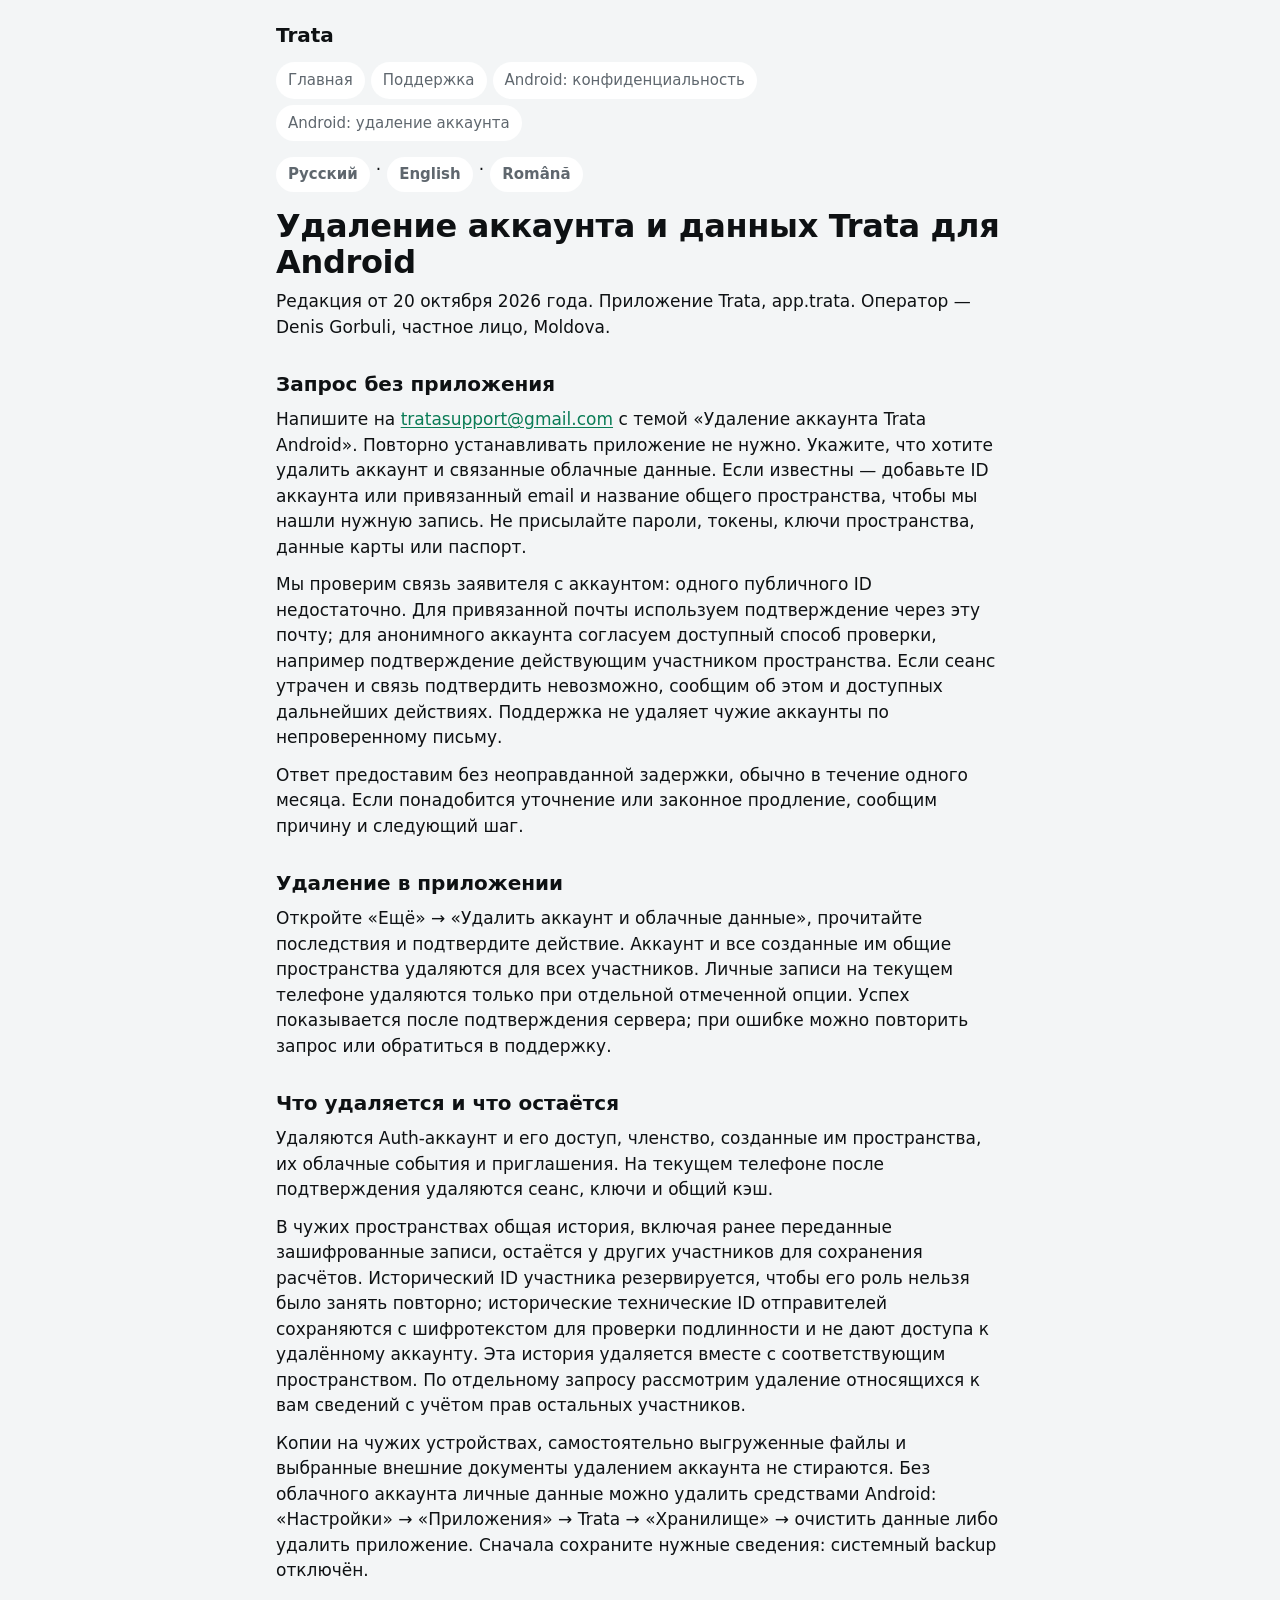
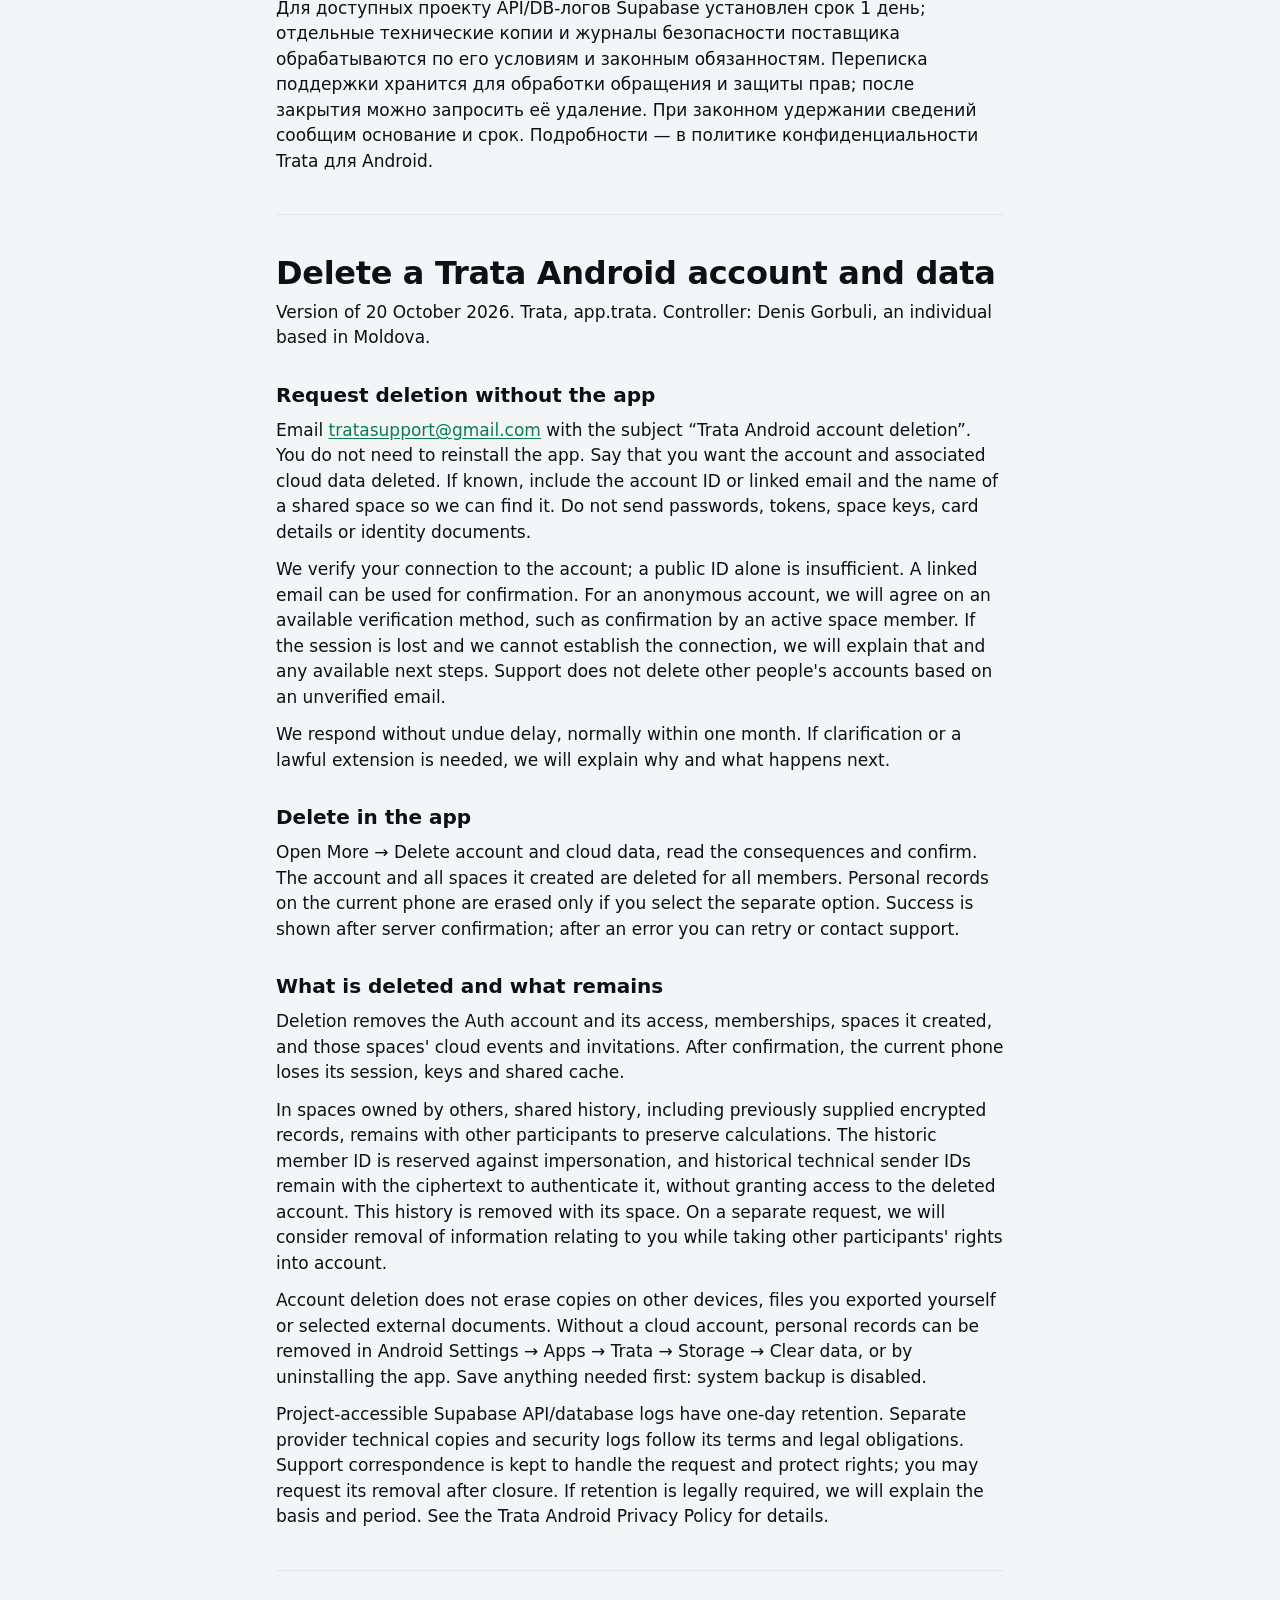
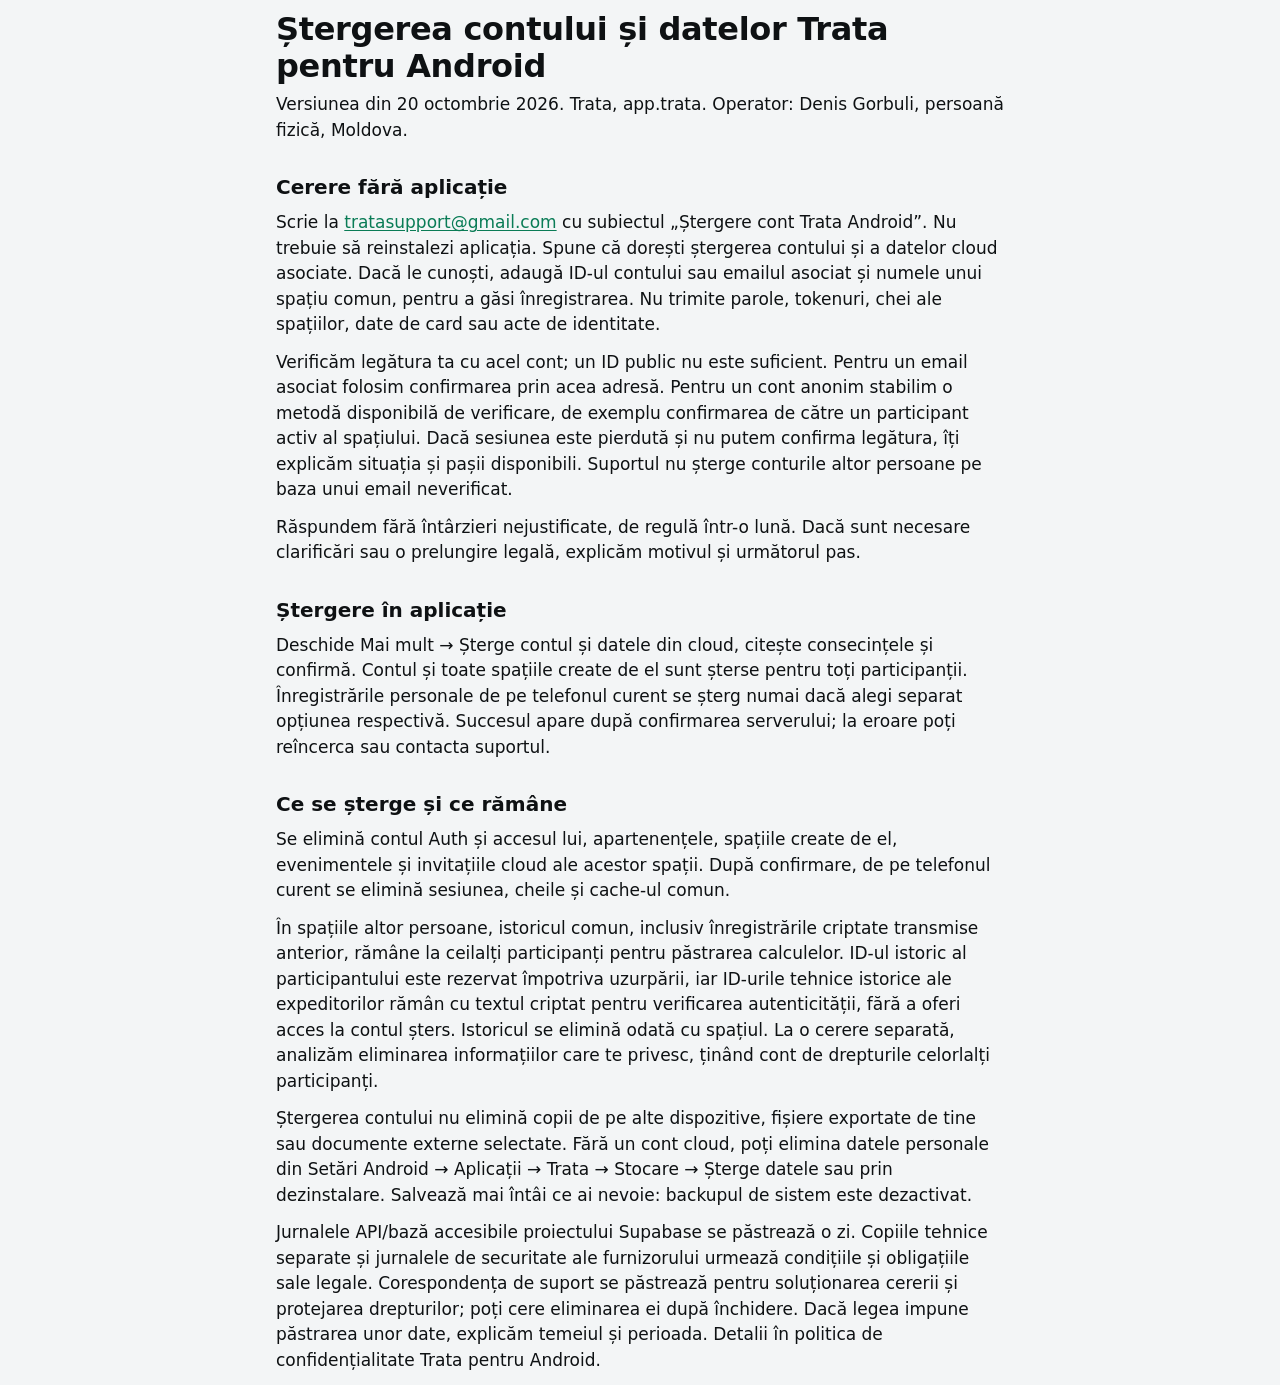
<file: android/delete.html>
<!DOCTYPE html>
<html lang="ru">
<head>
<meta charset="utf-8">
<meta name="viewport" content="width=device-width, initial-scale=1, viewport-fit=cover">
<title>Trata для Android — удаление аккаунта / Account deletion / Ștergerea contului</title>
<meta name="color-scheme" content="light dark">
<link rel="stylesheet" href="../style.css">
</head>
<body>
<header class="site-header"><div class="wrap"><a class="brand" href="../index.html">Trata</a>
<nav class="nav"><a href="../index.html">Главная</a><a href="../support.html">Поддержка</a><a href="privacy.html">Android: конфиденциальность</a><a href="delete.html">Android: удаление аккаунта</a></nav></div></header>
<main class="wrap policy">
<nav class="lang" aria-label="Язык / Language"><a href="#ru">Русский</a> · <a href="#en">English</a> · <a href="#ro">Română</a></nav>
<section id="ru" lang="ru">
<h1>Удаление аккаунта и данных Trata для Android</h1>
<p>Редакция от 20 октября 2026 года. Приложение Trata, app.trata. Оператор — Denis Gorbuli, частное лицо, Moldova.</p>
<h2>Запрос без приложения</h2>
<p>Напишите на <a href="mailto:tratasupport@gmail.com?subject=Trata%20Android%20account%20deletion">tratasupport@gmail.com</a> с темой «Удаление аккаунта Trata Android». Повторно устанавливать приложение не нужно. Укажите, что хотите удалить аккаунт и связанные облачные данные. Если известны — добавьте ID аккаунта или привязанный email и название общего пространства, чтобы мы нашли нужную запись. Не присылайте пароли, токены, ключи пространства, данные карты или паспорт.</p>
<p>Мы проверим связь заявителя с аккаунтом: одного публичного ID недостаточно. Для привязанной почты используем подтверждение через эту почту; для анонимного аккаунта согласуем доступный способ проверки, например подтверждение действующим участником пространства. Если сеанс утрачен и связь подтвердить невозможно, сообщим об этом и доступных дальнейших действиях. Поддержка не удаляет чужие аккаунты по непроверенному письму.</p>
<p>Ответ предоставим без неоправданной задержки, обычно в течение одного месяца. Если понадобится уточнение или законное продление, сообщим причину и следующий шаг.</p>
<h2>Удаление в приложении</h2>
<p>Откройте «Ещё» → «Удалить аккаунт и облачные данные», прочитайте последствия и подтвердите действие. Аккаунт и все созданные им общие пространства удаляются для всех участников. Личные записи на текущем телефоне удаляются только при отдельной отмеченной опции. Успех показывается после подтверждения сервера; при ошибке можно повторить запрос или обратиться в поддержку.</p>
<h2>Что удаляется и что остаётся</h2>
<p>Удаляются Auth-аккаунт и его доступ, членство, созданные им пространства, их облачные события и приглашения. На текущем телефоне после подтверждения удаляются сеанс, ключи и общий кэш.</p>
<p>В чужих пространствах общая история, включая ранее переданные зашифрованные записи, остаётся у других участников для сохранения расчётов. Исторический ID участника резервируется, чтобы его роль нельзя было занять повторно; исторические технические ID отправителей сохраняются с шифротекстом для проверки подлинности и не дают доступа к удалённому аккаунту. Эта история удаляется вместе с соответствующим пространством. По отдельному запросу рассмотрим удаление относящихся к вам сведений с учётом прав остальных участников.</p>
<p>Копии на чужих устройствах, самостоятельно выгруженные файлы и выбранные внешние документы удалением аккаунта не стираются. Без облачного аккаунта личные данные можно удалить средствами Android: «Настройки» → «Приложения» → Trata → «Хранилище» → очистить данные либо удалить приложение. Сначала сохраните нужные сведения: системный backup отключён.</p>
<p>Для доступных проекту API/DB-логов Supabase установлен срок 1 день; отдельные технические копии и журналы безопасности поставщика обрабатываются по его условиям и законным обязанностям. Переписка поддержки хранится для обработки обращения и защиты прав; после закрытия можно запросить её удаление. При законном удержании сведений сообщим основание и срок. Подробности — в политике конфиденциальности Trata для Android.</p>
</section>
<hr>
<section id="en" lang="en">
<h1>Delete a Trata Android account and data</h1>
<p>Version of 20 October 2026. Trata, app.trata. Controller: Denis Gorbuli, an individual based in Moldova.</p>
<h2>Request deletion without the app</h2>
<p>Email <a href="mailto:tratasupport@gmail.com?subject=Trata%20Android%20account%20deletion">tratasupport@gmail.com</a> with the subject “Trata Android account deletion”. You do not need to reinstall the app. Say that you want the account and associated cloud data deleted. If known, include the account ID or linked email and the name of a shared space so we can find it. Do not send passwords, tokens, space keys, card details or identity documents.</p>
<p>We verify your connection to the account; a public ID alone is insufficient. A linked email can be used for confirmation. For an anonymous account, we will agree on an available verification method, such as confirmation by an active space member. If the session is lost and we cannot establish the connection, we will explain that and any available next steps. Support does not delete other people's accounts based on an unverified email.</p>
<p>We respond without undue delay, normally within one month. If clarification or a lawful extension is needed, we will explain why and what happens next.</p>
<h2>Delete in the app</h2>
<p>Open More → Delete account and cloud data, read the consequences and confirm. The account and all spaces it created are deleted for all members. Personal records on the current phone are erased only if you select the separate option. Success is shown after server confirmation; after an error you can retry or contact support.</p>
<h2>What is deleted and what remains</h2>
<p>Deletion removes the Auth account and its access, memberships, spaces it created, and those spaces' cloud events and invitations. After confirmation, the current phone loses its session, keys and shared cache.</p>
<p>In spaces owned by others, shared history, including previously supplied encrypted records, remains with other participants to preserve calculations. The historic member ID is reserved against impersonation, and historical technical sender IDs remain with the ciphertext to authenticate it, without granting access to the deleted account. This history is removed with its space. On a separate request, we will consider removal of information relating to you while taking other participants' rights into account.</p>
<p>Account deletion does not erase copies on other devices, files you exported yourself or selected external documents. Without a cloud account, personal records can be removed in Android Settings → Apps → Trata → Storage → Clear data, or by uninstalling the app. Save anything needed first: system backup is disabled.</p>
<p>Project-accessible Supabase API/database logs have one-day retention. Separate provider technical copies and security logs follow its terms and legal obligations. Support correspondence is kept to handle the request and protect rights; you may request its removal after closure. If retention is legally required, we will explain the basis and period. See the Trata Android Privacy Policy for details.</p>
</section>
<hr>
<section id="ro" lang="ro">
<h1>Ștergerea contului și datelor Trata pentru Android</h1>
<p>Versiunea din 20 octombrie 2026. Trata, app.trata. Operator: Denis Gorbuli, persoană fizică, Moldova.</p>
<h2>Cerere fără aplicație</h2>
<p>Scrie la <a href="mailto:tratasupport@gmail.com?subject=Trata%20Android%20account%20deletion">tratasupport@gmail.com</a> cu subiectul „Ștergere cont Trata Android”. Nu trebuie să reinstalezi aplicația. Spune că dorești ștergerea contului și a datelor cloud asociate. Dacă le cunoști, adaugă ID-ul contului sau emailul asociat și numele unui spațiu comun, pentru a găsi înregistrarea. Nu trimite parole, tokenuri, chei ale spațiilor, date de card sau acte de identitate.</p>
<p>Verificăm legătura ta cu acel cont; un ID public nu este suficient. Pentru un email asociat folosim confirmarea prin acea adresă. Pentru un cont anonim stabilim o metodă disponibilă de verificare, de exemplu confirmarea de către un participant activ al spațiului. Dacă sesiunea este pierdută și nu putem confirma legătura, îți explicăm situația și pașii disponibili. Suportul nu șterge conturile altor persoane pe baza unui email neverificat.</p>
<p>Răspundem fără întârzieri nejustificate, de regulă într-o lună. Dacă sunt necesare clarificări sau o prelungire legală, explicăm motivul și următorul pas.</p>
<h2>Ștergere în aplicație</h2>
<p>Deschide Mai mult → Șterge contul și datele din cloud, citește consecințele și confirmă. Contul și toate spațiile create de el sunt șterse pentru toți participanții. Înregistrările personale de pe telefonul curent se șterg numai dacă alegi separat opțiunea respectivă. Succesul apare după confirmarea serverului; la eroare poți reîncerca sau contacta suportul.</p>
<h2>Ce se șterge și ce rămâne</h2>
<p>Se elimină contul Auth și accesul lui, apartenențele, spațiile create de el, evenimentele și invitațiile cloud ale acestor spații. După confirmare, de pe telefonul curent se elimină sesiunea, cheile și cache-ul comun.</p>
<p>În spațiile altor persoane, istoricul comun, inclusiv înregistrările criptate transmise anterior, rămâne la ceilalți participanți pentru păstrarea calculelor. ID-ul istoric al participantului este rezervat împotriva uzurpării, iar ID-urile tehnice istorice ale expeditorilor rămân cu textul criptat pentru verificarea autenticității, fără a oferi acces la contul șters. Istoricul se elimină odată cu spațiul. La o cerere separată, analizăm eliminarea informațiilor care te privesc, ținând cont de drepturile celorlalți participanți.</p>
<p>Ștergerea contului nu elimină copii de pe alte dispozitive, fișiere exportate de tine sau documente externe selectate. Fără un cont cloud, poți elimina datele personale din Setări Android → Aplicații → Trata → Stocare → Șterge datele sau prin dezinstalare. Salvează mai întâi ce ai nevoie: backupul de sistem este dezactivat.</p>
<p>Jurnalele API/bază accesibile proiectului Supabase se păstrează o zi. Copiile tehnice separate și jurnalele de securitate ale furnizorului urmează condițiile și obligațiile sale legale. Corespondența de suport se păstrează pentru soluționarea cererii și protejarea drepturilor; poți cere eliminarea ei după închidere. Dacă legea impune păstrarea unor date, explicăm temeiul și perioada. Detalii în politica de confidențialitate Trata pentru Android.</p>
</section>
</main>
</body>
</html>
</file>
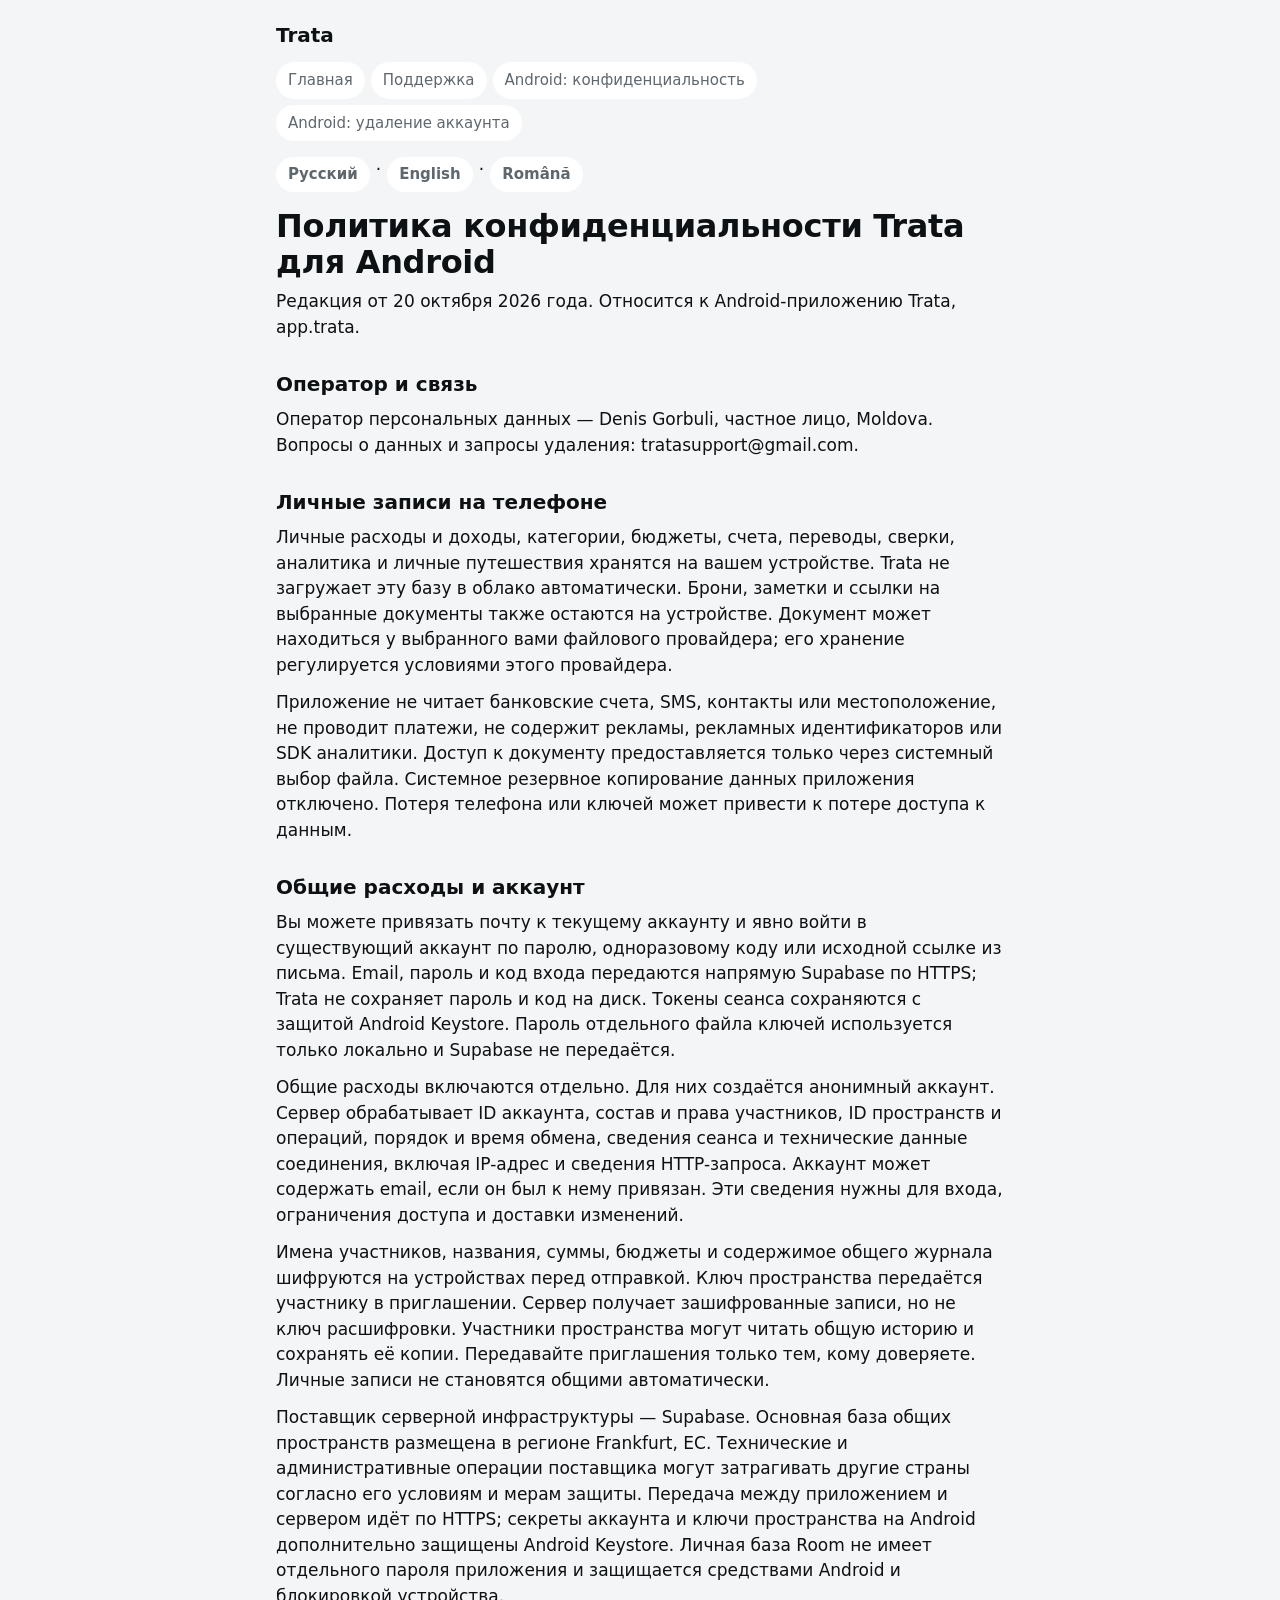
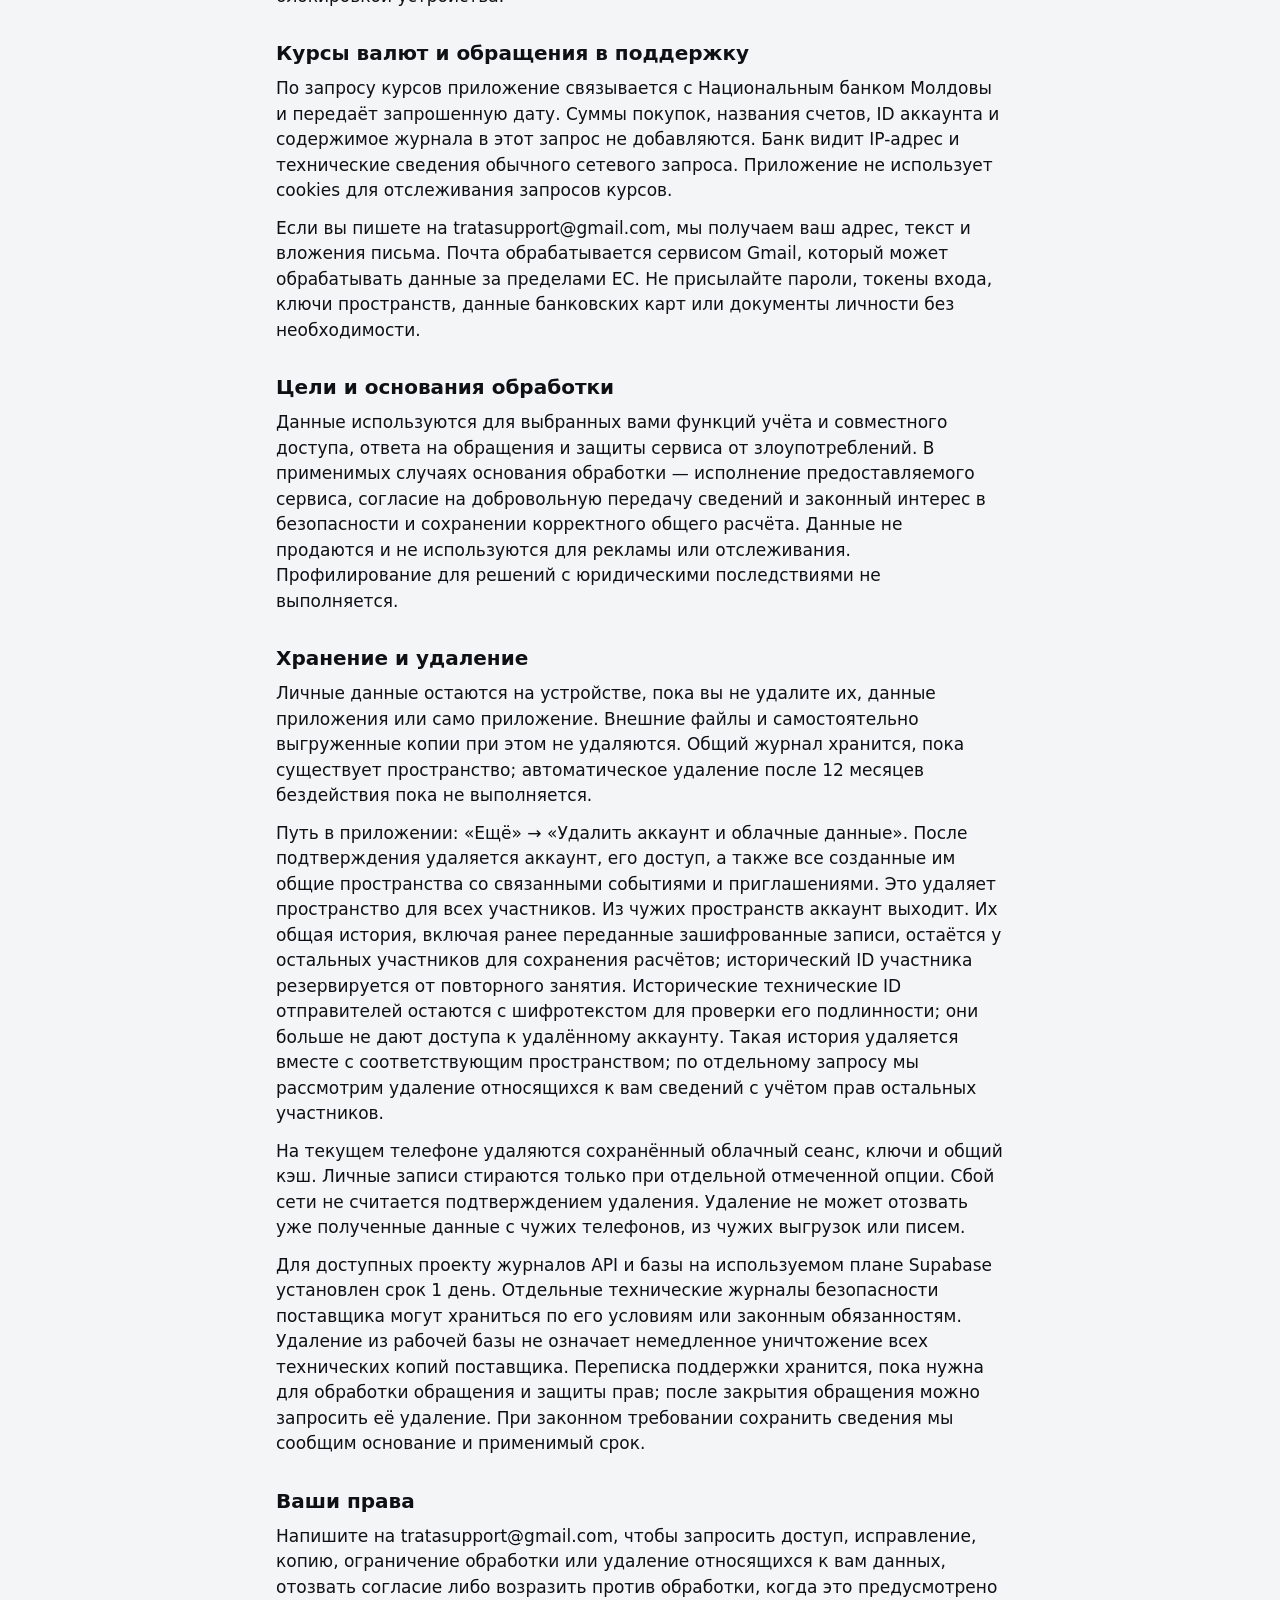
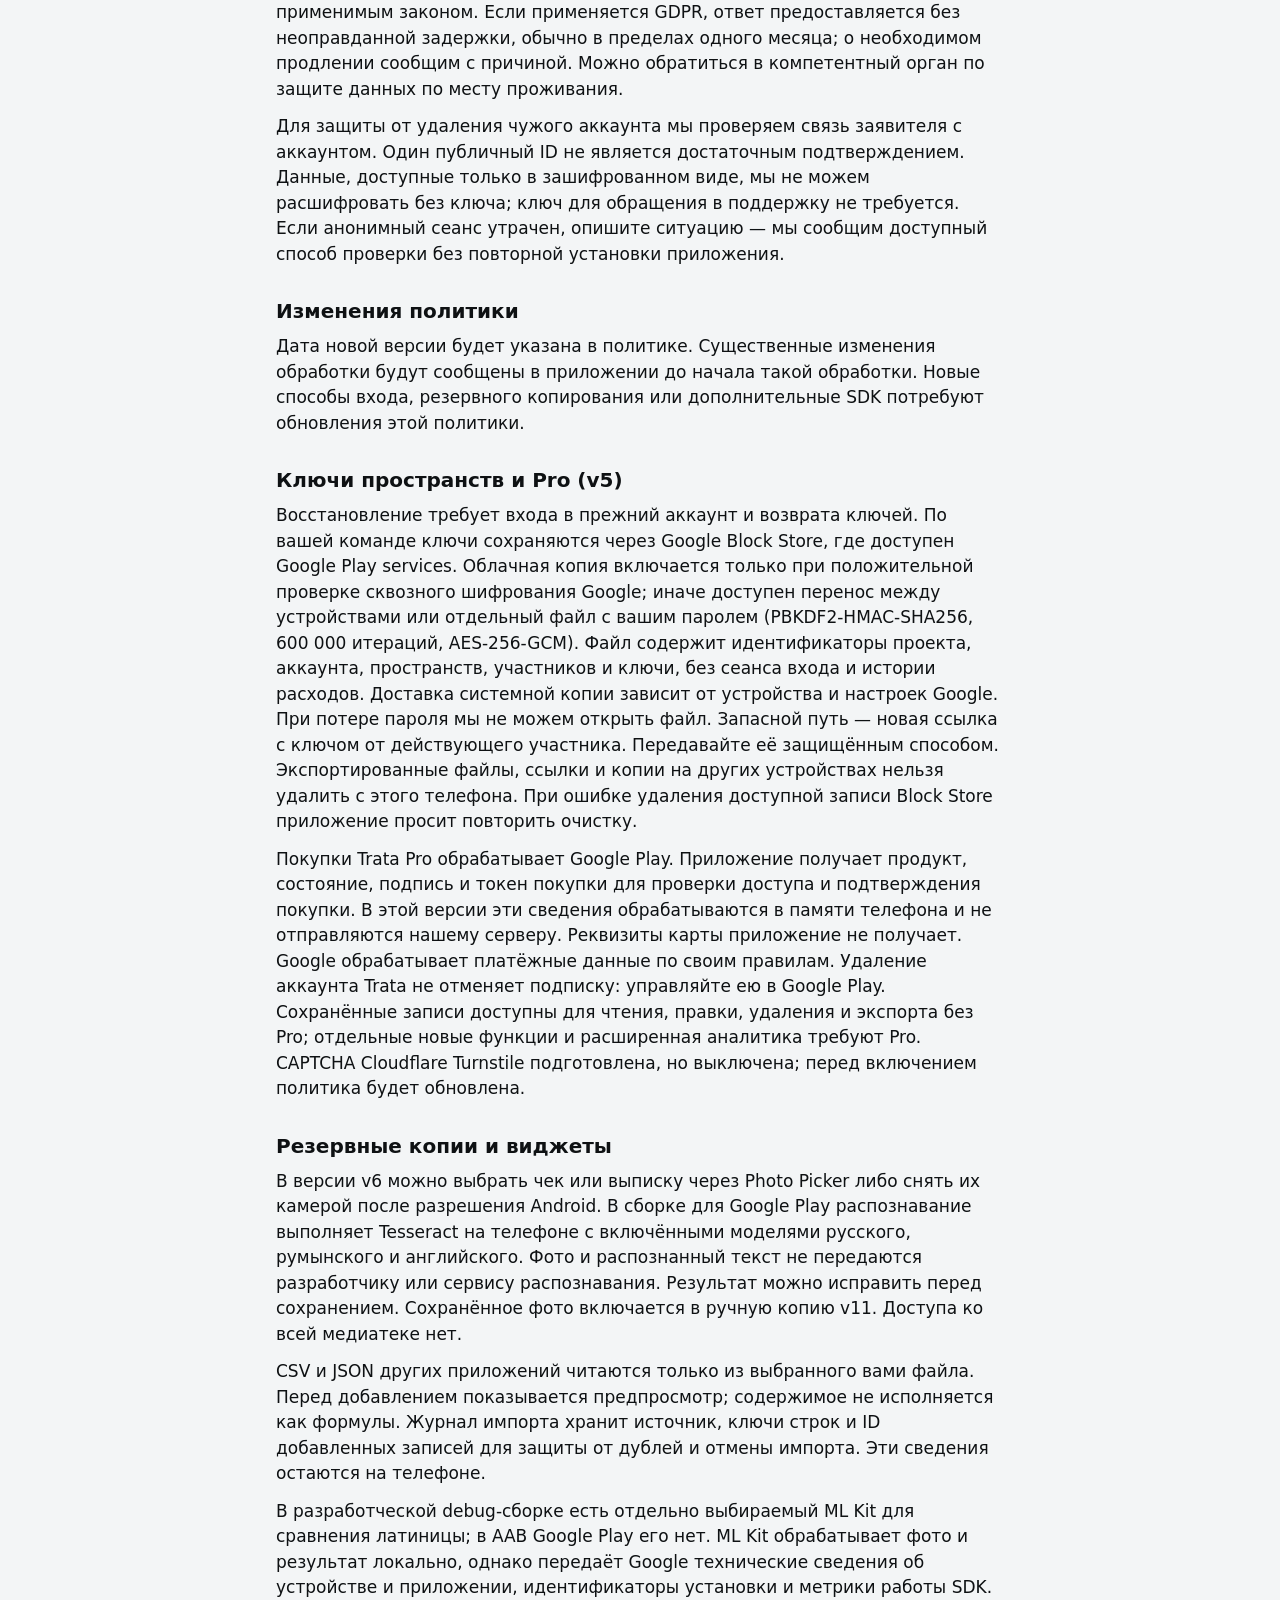
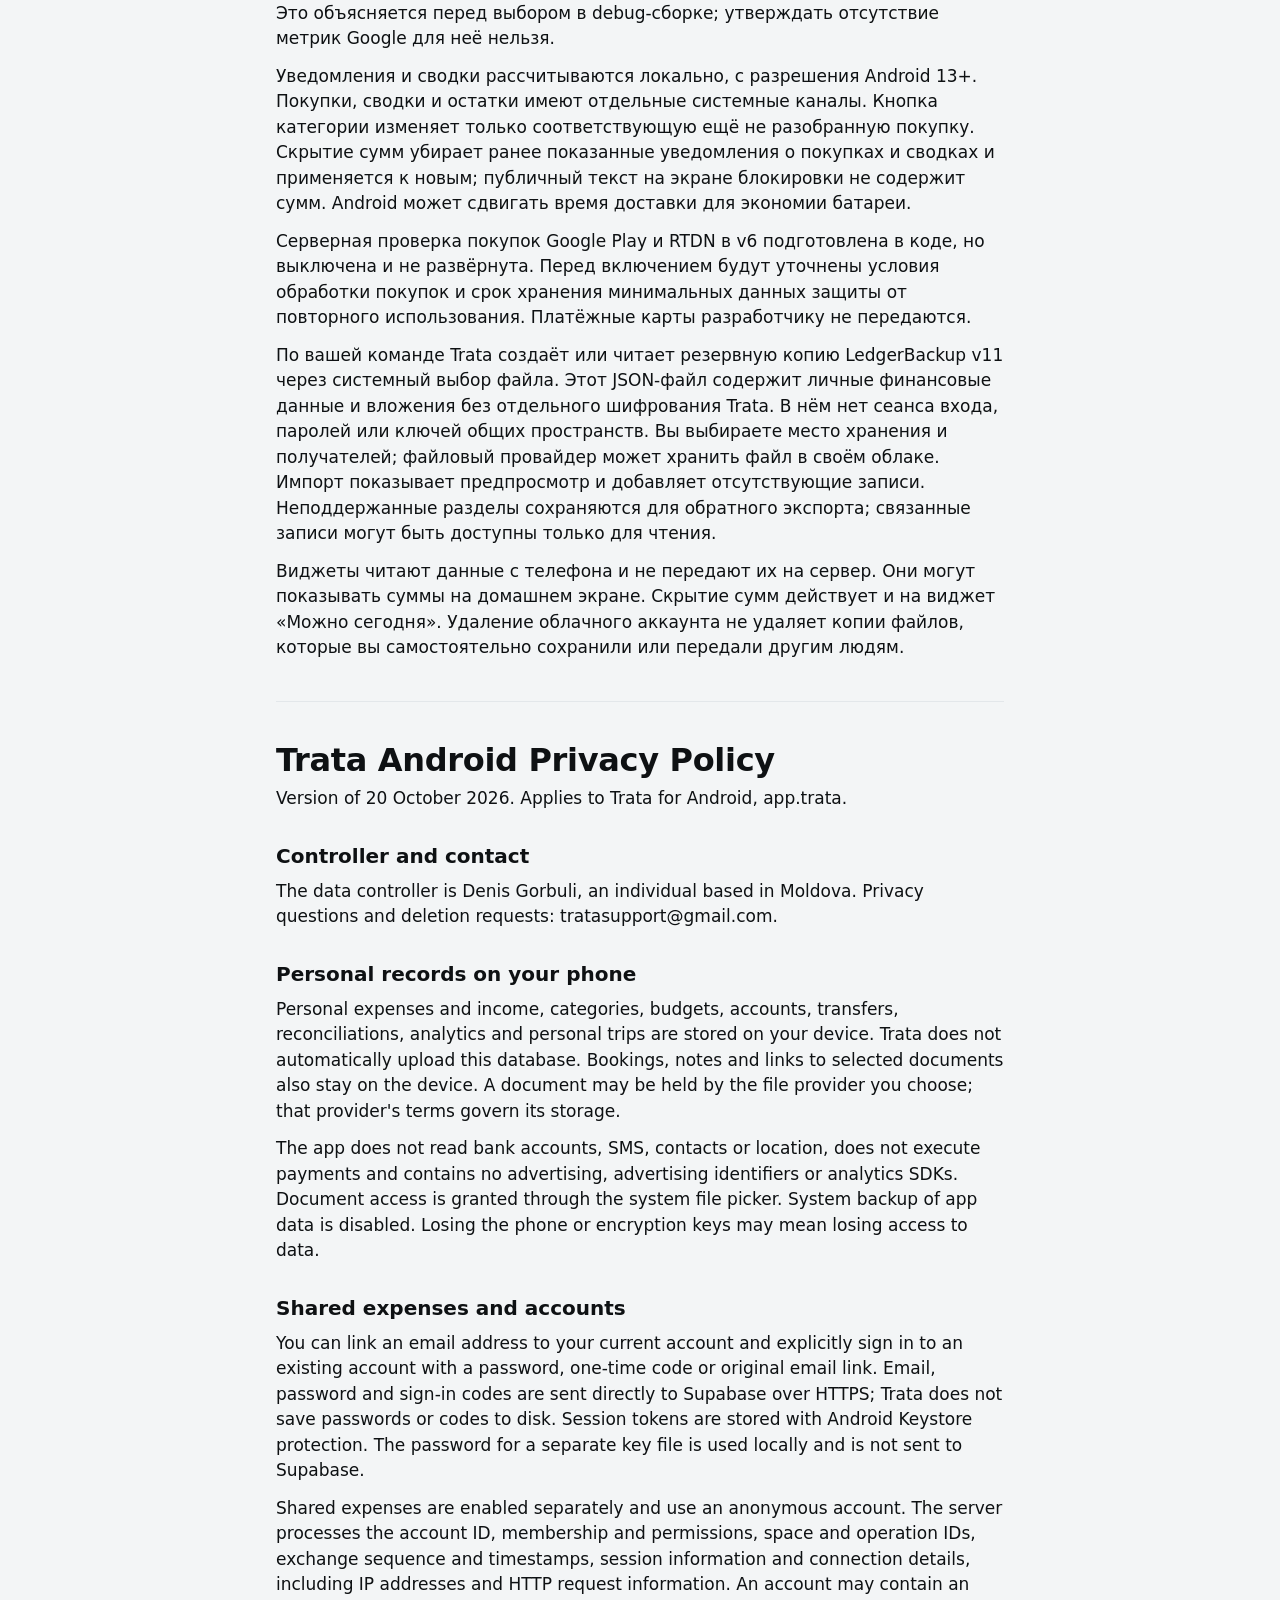
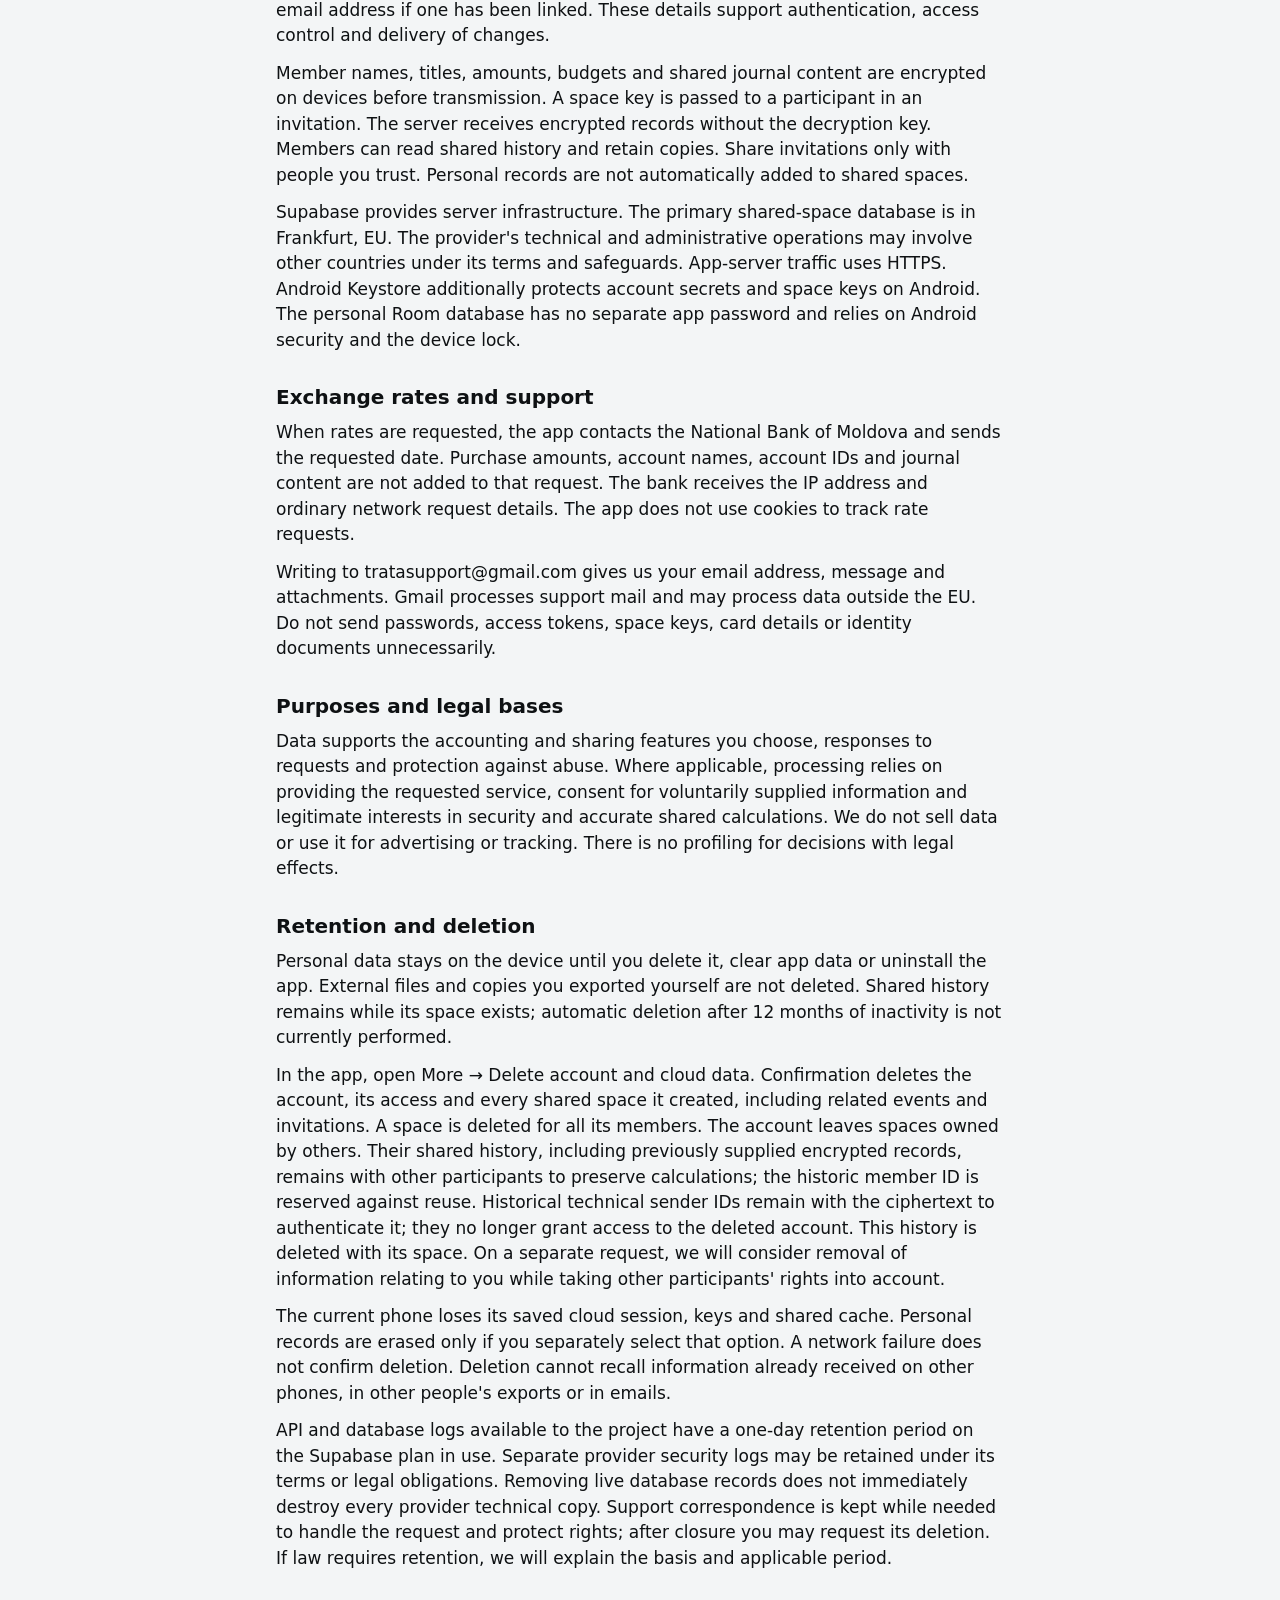
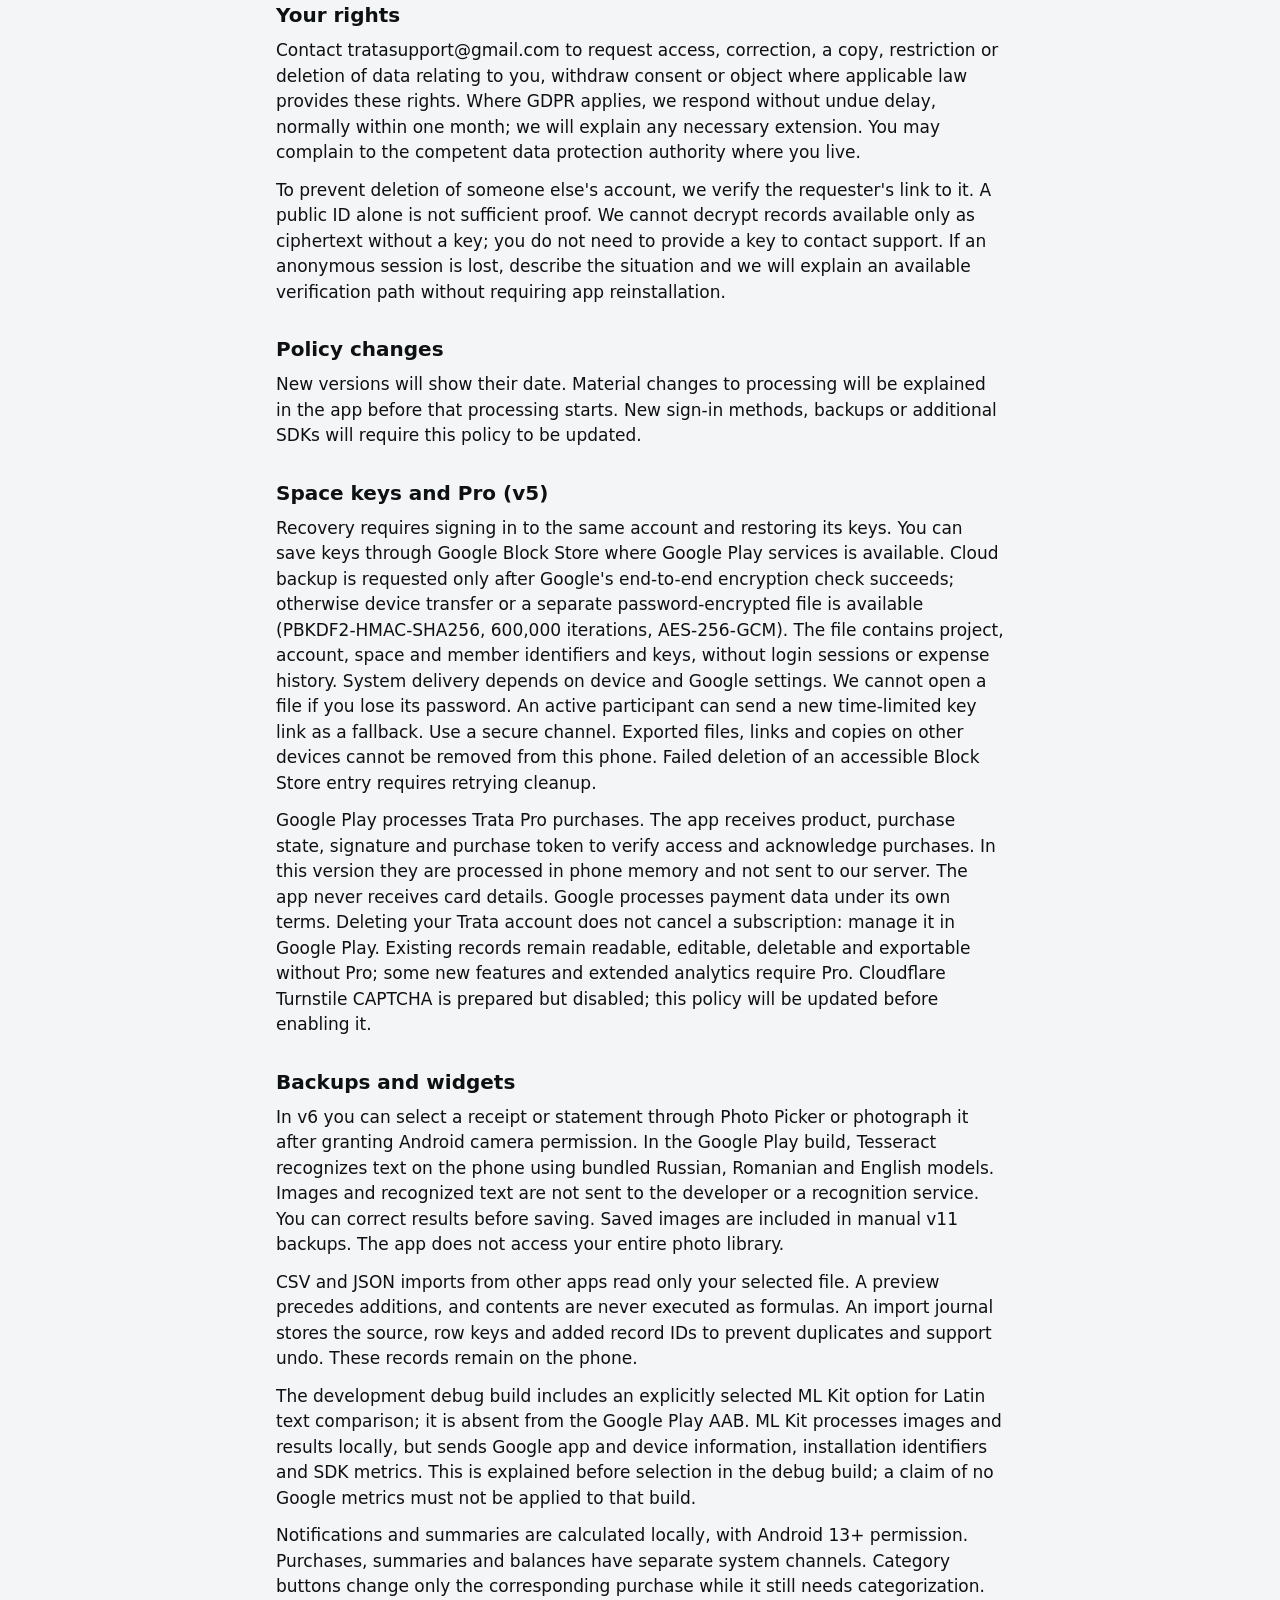
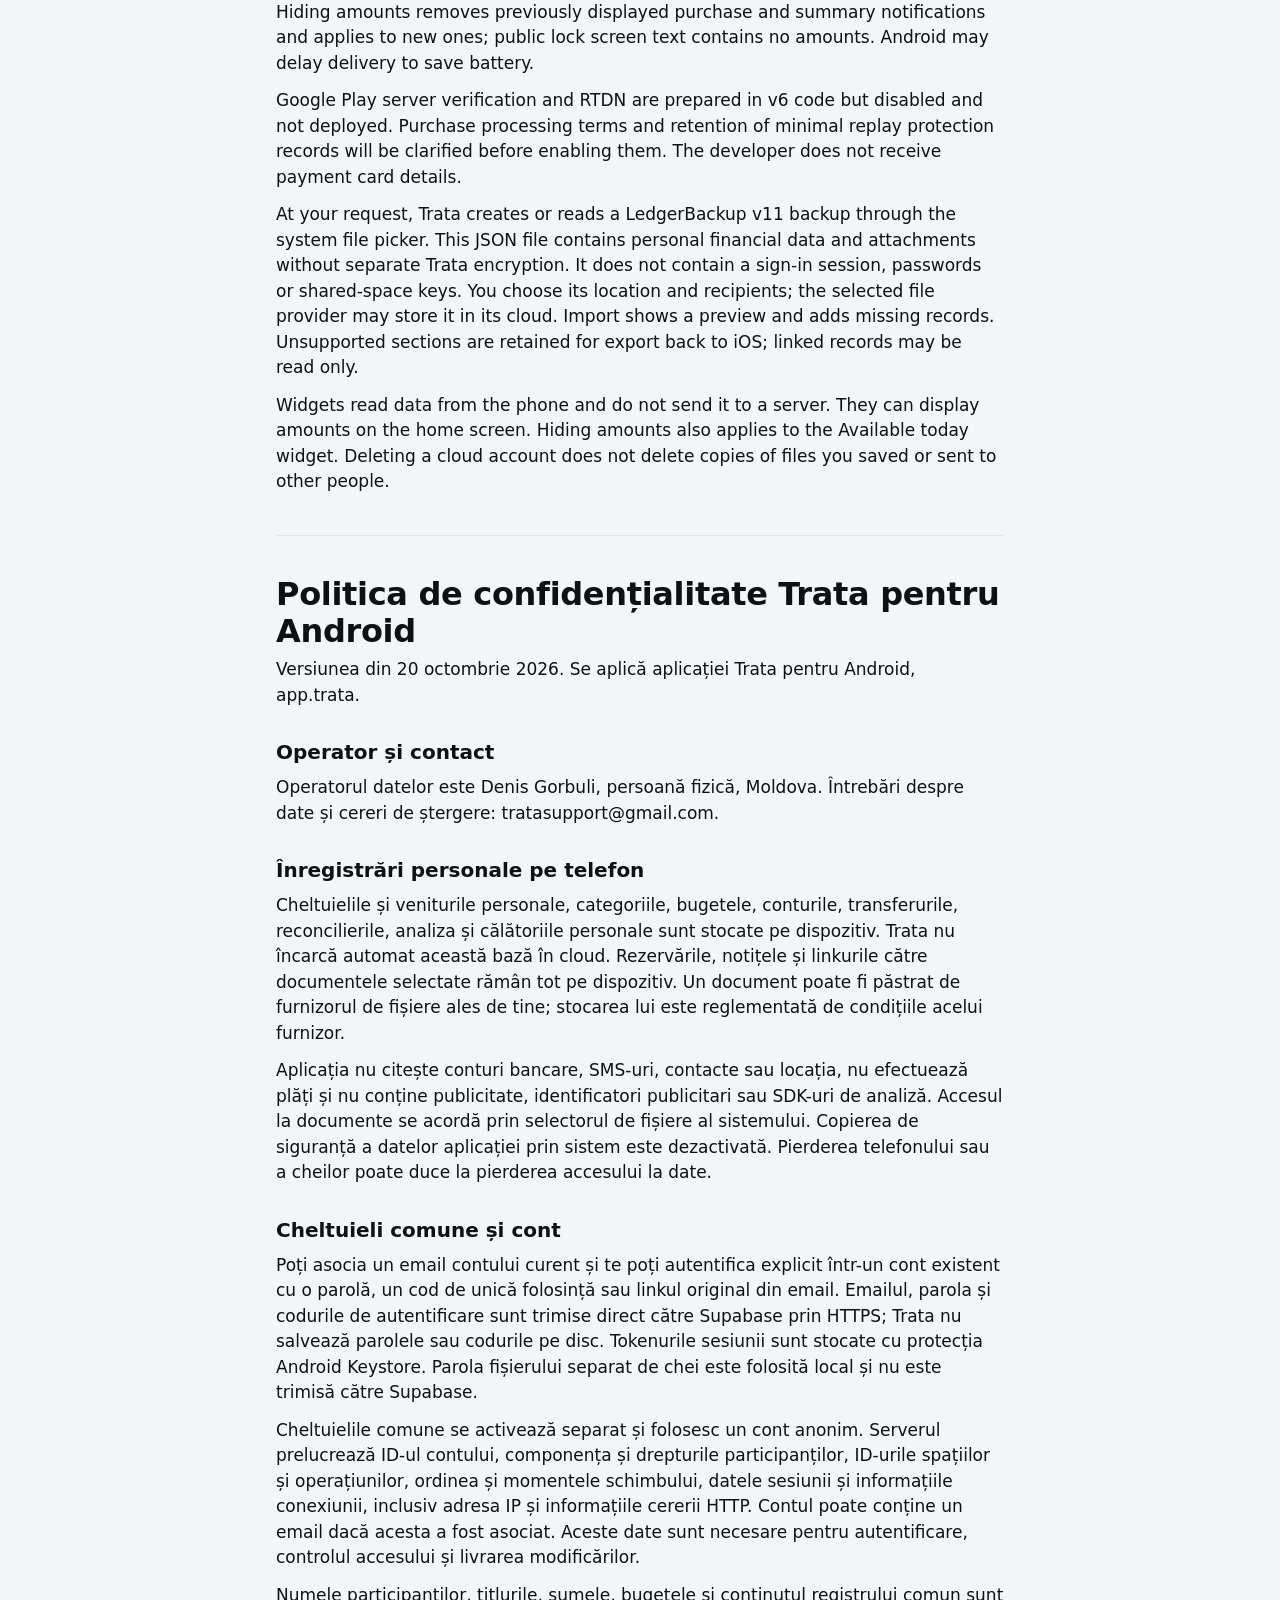
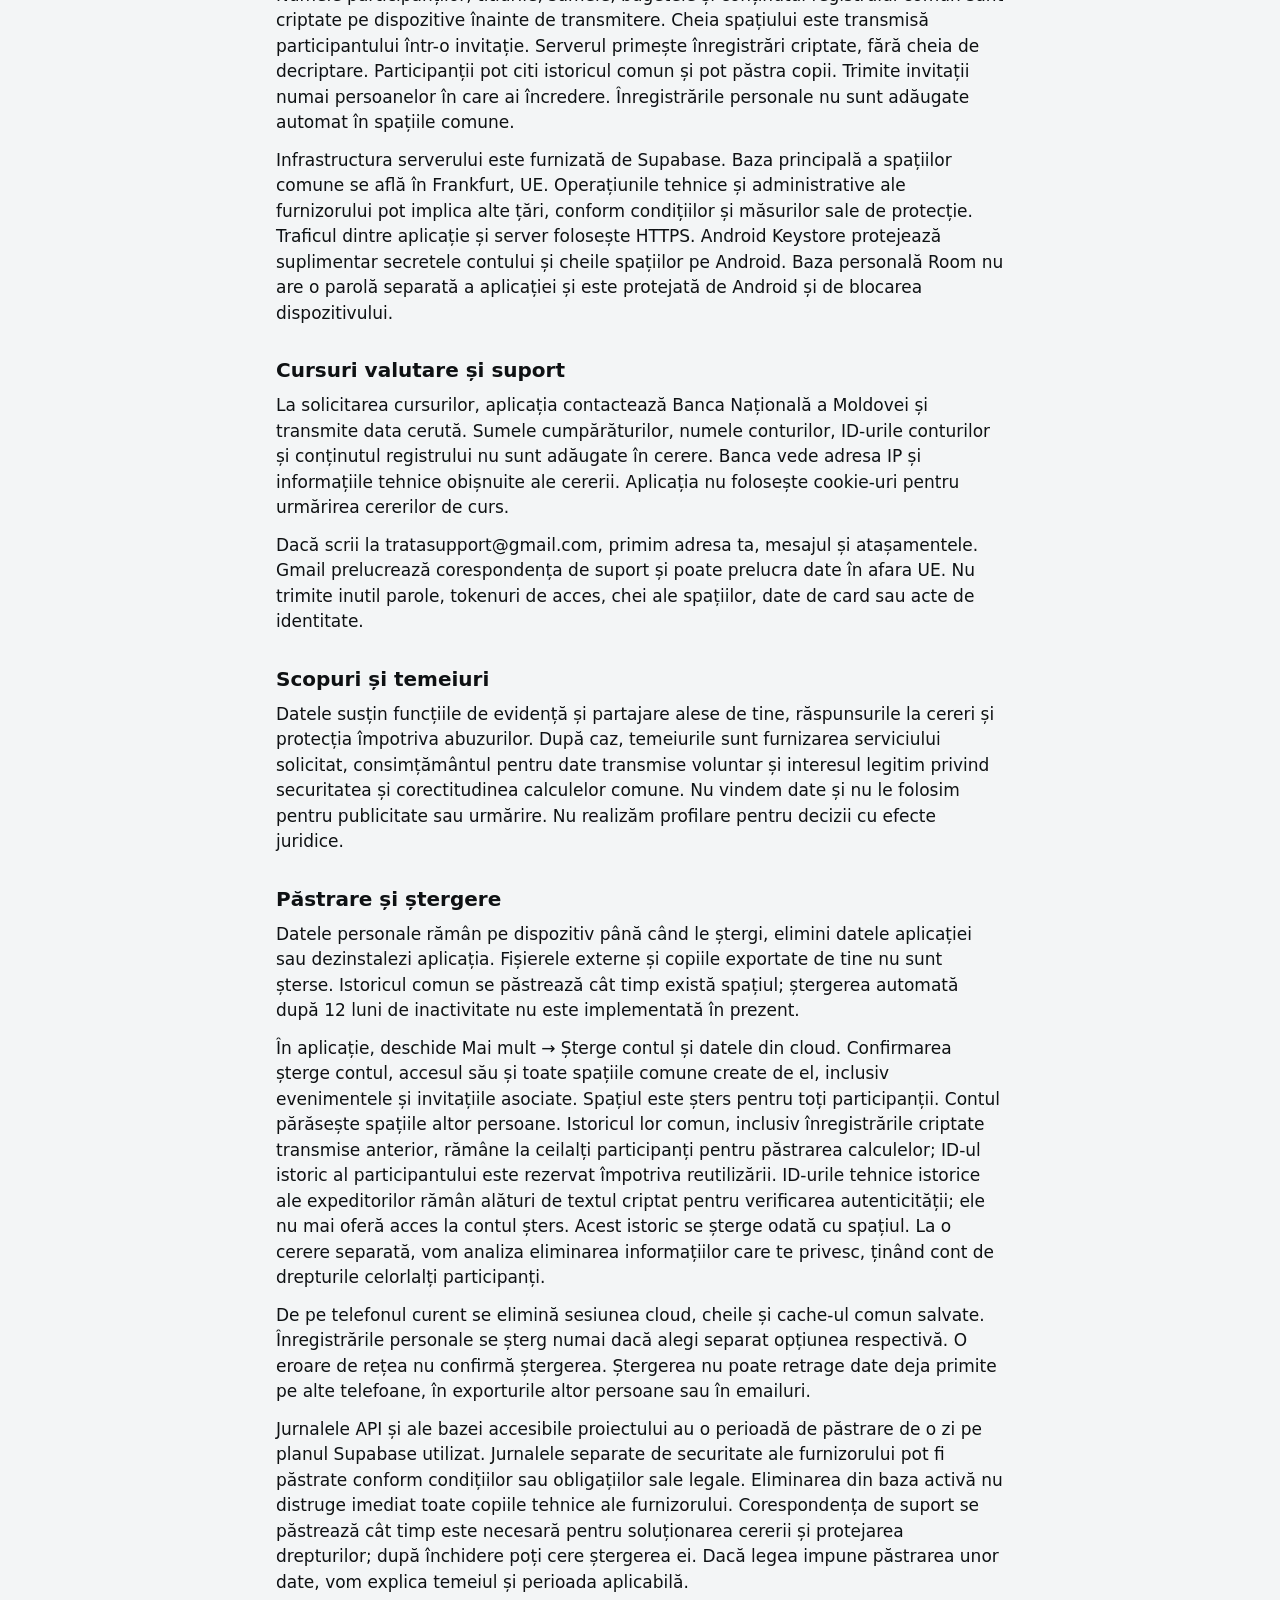
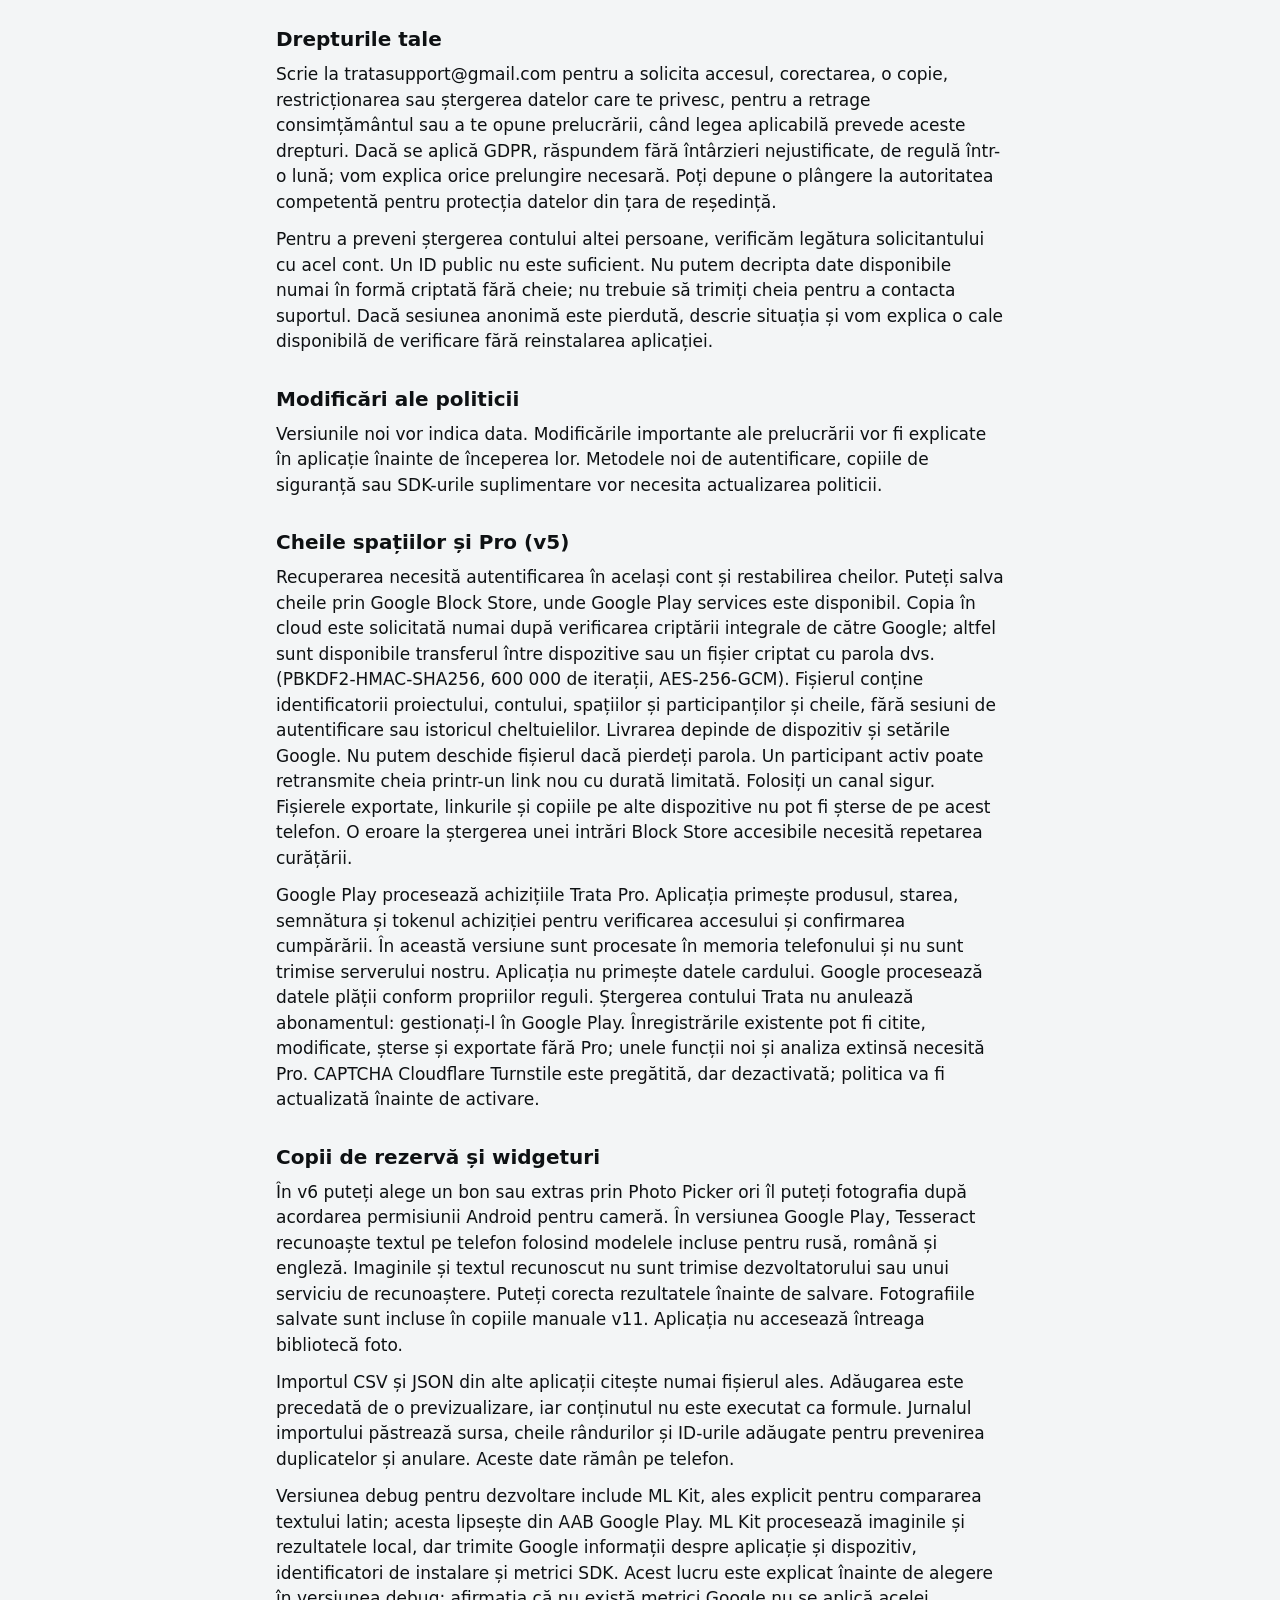
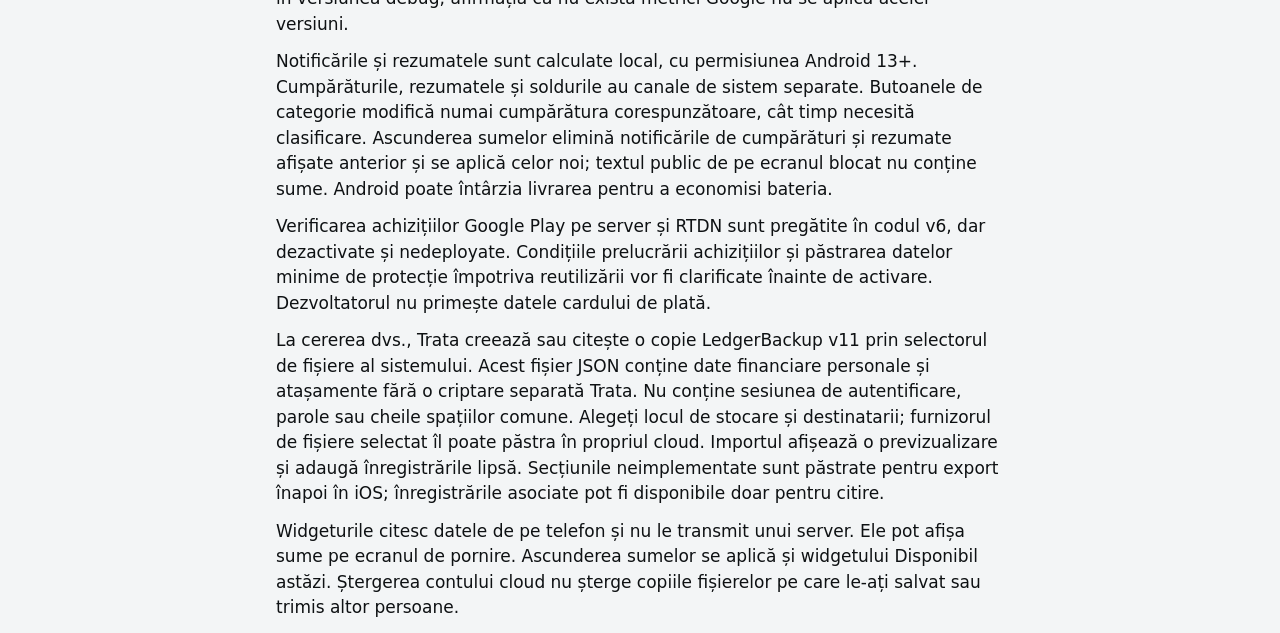
<file: android/privacy.html>
<!DOCTYPE html>
<html lang="ru">
<head>
<meta charset="utf-8">
<meta name="viewport" content="width=device-width, initial-scale=1, viewport-fit=cover">
<title>Trata для Android — конфиденциальность / Privacy / Confidențialitate</title>
<meta name="color-scheme" content="light dark">
<link rel="stylesheet" href="../style.css">
</head>
<body>
<header class="site-header"><div class="wrap"><a class="brand" href="../index.html">Trata</a>
<nav class="nav"><a href="../index.html">Главная</a><a href="../support.html">Поддержка</a><a href="privacy.html">Android: конфиденциальность</a><a href="delete.html">Android: удаление аккаунта</a></nav></div></header>
<main class="wrap policy">
<nav class="lang" aria-label="Язык / Language"><a href="#ru">Русский</a> · <a href="#en">English</a> · <a href="#ro">Română</a></nav>
<section id="ru" lang="ru">
<h1>Политика конфиденциальности Trata для Android</h1>
<p>Редакция от 20 октября 2026 года. Относится к Android-приложению Trata, app.trata.</p>
<h2>Оператор и связь</h2>
<p>Оператор персональных данных — Denis Gorbuli, частное лицо, Moldova. Вопросы о данных и запросы удаления: tratasupport@gmail.com.</p>
<h2>Личные записи на телефоне</h2>
<p>Личные расходы и доходы, категории, бюджеты, счета, переводы, сверки, аналитика и личные путешествия хранятся на вашем устройстве. Trata не загружает эту базу в облако автоматически. Брони, заметки и ссылки на выбранные документы также остаются на устройстве. Документ может находиться у выбранного вами файлового провайдера; его хранение регулируется условиями этого провайдера.</p>
<p>Приложение не читает банковские счета, SMS, контакты или местоположение, не проводит платежи, не содержит рекламы, рекламных идентификаторов или SDK аналитики. Доступ к документу предоставляется только через системный выбор файла. Системное резервное копирование данных приложения отключено. Потеря телефона или ключей может привести к потере доступа к данным.</p>
<h2>Общие расходы и аккаунт</h2>
<p>Вы можете привязать почту к текущему аккаунту и явно войти в существующий аккаунт по паролю, одноразовому коду или исходной ссылке из письма. Email, пароль и код входа передаются напрямую Supabase по HTTPS; Trata не сохраняет пароль и код на диск. Токены сеанса сохраняются с защитой Android Keystore. Пароль отдельного файла ключей используется только локально и Supabase не передаётся.</p>
<p>Общие расходы включаются отдельно. Для них создаётся анонимный аккаунт. Сервер обрабатывает ID аккаунта, состав и права участников, ID пространств и операций, порядок и время обмена, сведения сеанса и технические данные соединения, включая IP-адрес и сведения HTTP-запроса. Аккаунт может содержать email, если он был к нему привязан. Эти сведения нужны для входа, ограничения доступа и доставки изменений.</p>
<p>Имена участников, названия, суммы, бюджеты и содержимое общего журнала шифруются на устройствах перед отправкой. Ключ пространства передаётся участнику в приглашении. Сервер получает зашифрованные записи, но не ключ расшифровки. Участники пространства могут читать общую историю и сохранять её копии. Передавайте приглашения только тем, кому доверяете. Личные записи не становятся общими автоматически.</p>
<p>Поставщик серверной инфраструктуры — Supabase. Основная база общих пространств размещена в регионе Frankfurt, ЕС. Технические и административные операции поставщика могут затрагивать другие страны согласно его условиям и мерам защиты. Передача между приложением и сервером идёт по HTTPS; секреты аккаунта и ключи пространства на Android дополнительно защищены Android Keystore. Личная база Room не имеет отдельного пароля приложения и защищается средствами Android и блокировкой устройства.</p>
<h2>Курсы валют и обращения в поддержку</h2>
<p>По запросу курсов приложение связывается с Национальным банком Молдовы и передаёт запрошенную дату. Суммы покупок, названия счетов, ID аккаунта и содержимое журнала в этот запрос не добавляются. Банк видит IP-адрес и технические сведения обычного сетевого запроса. Приложение не использует cookies для отслеживания запросов курсов.</p>
<p>Если вы пишете на tratasupport@gmail.com, мы получаем ваш адрес, текст и вложения письма. Почта обрабатывается сервисом Gmail, который может обрабатывать данные за пределами ЕС. Не присылайте пароли, токены входа, ключи пространств, данные банковских карт или документы личности без необходимости.</p>
<h2>Цели и основания обработки</h2>
<p>Данные используются для выбранных вами функций учёта и совместного доступа, ответа на обращения и защиты сервиса от злоупотреблений. В применимых случаях основания обработки — исполнение предоставляемого сервиса, согласие на добровольную передачу сведений и законный интерес в безопасности и сохранении корректного общего расчёта. Данные не продаются и не используются для рекламы или отслеживания. Профилирование для решений с юридическими последствиями не выполняется.</p>
<h2>Хранение и удаление</h2>
<p>Личные данные остаются на устройстве, пока вы не удалите их, данные приложения или само приложение. Внешние файлы и самостоятельно выгруженные копии при этом не удаляются. Общий журнал хранится, пока существует пространство; автоматическое удаление после 12 месяцев бездействия пока не выполняется.</p>
<p>Путь в приложении: «Ещё» → «Удалить аккаунт и облачные данные». После подтверждения удаляется аккаунт, его доступ, а также все созданные им общие пространства со связанными событиями и приглашениями. Это удаляет пространство для всех участников. Из чужих пространств аккаунт выходит. Их общая история, включая ранее переданные зашифрованные записи, остаётся у остальных участников для сохранения расчётов; исторический ID участника резервируется от повторного занятия. Исторические технические ID отправителей остаются с шифротекстом для проверки его подлинности; они больше не дают доступа к удалённому аккаунту. Такая история удаляется вместе с соответствующим пространством; по отдельному запросу мы рассмотрим удаление относящихся к вам сведений с учётом прав остальных участников.</p>
<p>На текущем телефоне удаляются сохранённый облачный сеанс, ключи и общий кэш. Личные записи стираются только при отдельной отмеченной опции. Сбой сети не считается подтверждением удаления. Удаление не может отозвать уже полученные данные с чужих телефонов, из чужих выгрузок или писем.</p>
<p>Для доступных проекту журналов API и базы на используемом плане Supabase установлен срок 1 день. Отдельные технические журналы безопасности поставщика могут храниться по его условиям или законным обязанностям. Удаление из рабочей базы не означает немедленное уничтожение всех технических копий поставщика. Переписка поддержки хранится, пока нужна для обработки обращения и защиты прав; после закрытия обращения можно запросить её удаление. При законном требовании сохранить сведения мы сообщим основание и применимый срок.</p>
<h2>Ваши права</h2>
<p>Напишите на tratasupport@gmail.com, чтобы запросить доступ, исправление, копию, ограничение обработки или удаление относящихся к вам данных, отозвать согласие либо возразить против обработки, когда это предусмотрено применимым законом. Если применяется GDPR, ответ предоставляется без неоправданной задержки, обычно в пределах одного месяца; о необходимом продлении сообщим с причиной. Можно обратиться в компетентный орган по защите данных по месту проживания.</p>
<p>Для защиты от удаления чужого аккаунта мы проверяем связь заявителя с аккаунтом. Один публичный ID не является достаточным подтверждением. Данные, доступные только в зашифрованном виде, мы не можем расшифровать без ключа; ключ для обращения в поддержку не требуется. Если анонимный сеанс утрачен, опишите ситуацию — мы сообщим доступный способ проверки без повторной установки приложения.</p>
<h2>Изменения политики</h2>
<p>Дата новой версии будет указана в политике. Существенные изменения обработки будут сообщены в приложении до начала такой обработки. Новые способы входа, резервного копирования или дополнительные SDK потребуют обновления этой политики.</p>
<h2>Ключи пространств и Pro (v5)</h2>
<p>Восстановление требует входа в прежний аккаунт и возврата ключей. По вашей команде ключи сохраняются через Google Block Store, где доступен Google Play services. Облачная копия включается только при положительной проверке сквозного шифрования Google; иначе доступен перенос между устройствами или отдельный файл с вашим паролем (PBKDF2-HMAC-SHA256, 600 000 итераций, AES-256-GCM). Файл содержит идентификаторы проекта, аккаунта, пространств, участников и ключи, без сеанса входа и истории расходов. Доставка системной копии зависит от устройства и настроек Google. При потере пароля мы не можем открыть файл. Запасной путь — новая ссылка с ключом от действующего участника. Передавайте её защищённым способом. Экспортированные файлы, ссылки и копии на других устройствах нельзя удалить с этого телефона. При ошибке удаления доступной записи Block Store приложение просит повторить очистку.</p>
<p>Покупки Trata Pro обрабатывает Google Play. Приложение получает продукт, состояние, подпись и токен покупки для проверки доступа и подтверждения покупки. В этой версии эти сведения обрабатываются в памяти телефона и не отправляются нашему серверу. Реквизиты карты приложение не получает. Google обрабатывает платёжные данные по своим правилам. Удаление аккаунта Trata не отменяет подписку: управляйте ею в Google Play. Сохранённые записи доступны для чтения, правки, удаления и экспорта без Pro; отдельные новые функции и расширенная аналитика требуют Pro. CAPTCHA Cloudflare Turnstile подготовлена, но выключена; перед включением политика будет обновлена.</p>
<h2>Резервные копии и виджеты</h2>
<p>В версии v6 можно выбрать чек или выписку через Photo Picker либо снять их камерой после разрешения Android. В сборке для Google Play распознавание выполняет Tesseract на телефоне с включёнными моделями русского, румынского и английского. Фото и распознанный текст не передаются разработчику или сервису распознавания. Результат можно исправить перед сохранением. Сохранённое фото включается в ручную копию v11. Доступа ко всей медиатеке нет.</p>
<p>CSV и JSON других приложений читаются только из выбранного вами файла. Перед добавлением показывается предпросмотр; содержимое не исполняется как формулы. Журнал импорта хранит источник, ключи строк и ID добавленных записей для защиты от дублей и отмены импорта. Эти сведения остаются на телефоне.</p>
<p>В разработческой debug-сборке есть отдельно выбираемый ML Kit для сравнения латиницы; в AAB Google Play его нет. ML Kit обрабатывает фото и результат локально, однако передаёт Google технические сведения об устройстве и приложении, идентификаторы установки и метрики работы SDK. Это объясняется перед выбором в debug-сборке; утверждать отсутствие метрик Google для неё нельзя.</p>
<p>Уведомления и сводки рассчитываются локально, с разрешения Android 13+. Покупки, сводки и остатки имеют отдельные системные каналы. Кнопка категории изменяет только соответствующую ещё не разобранную покупку. Скрытие сумм убирает ранее показанные уведомления о покупках и сводках и применяется к новым; публичный текст на экране блокировки не содержит сумм. Android может сдвигать время доставки для экономии батареи.</p>
<p>Серверная проверка покупок Google Play и RTDN в v6 подготовлена в коде, но выключена и не развёрнута. Перед включением будут уточнены условия обработки покупок и срок хранения минимальных данных защиты от повторного использования. Платёжные карты разработчику не передаются.</p>
<p>По вашей команде Trata создаёт или читает резервную копию LedgerBackup v11 через системный выбор файла. Этот JSON-файл содержит личные финансовые данные и вложения без отдельного шифрования Trata. В нём нет сеанса входа, паролей или ключей общих пространств. Вы выбираете место хранения и получателей; файловый провайдер может хранить файл в своём облаке. Импорт показывает предпросмотр и добавляет отсутствующие записи. Неподдержанные разделы сохраняются для обратного экспорта; связанные записи могут быть доступны только для чтения.</p>
<p>Виджеты читают данные с телефона и не передают их на сервер. Они могут показывать суммы на домашнем экране. Скрытие сумм действует и на виджет «Можно сегодня». Удаление облачного аккаунта не удаляет копии файлов, которые вы самостоятельно сохранили или передали другим людям.</p>
</section>
<hr>
<section id="en" lang="en">
<h1>Trata Android Privacy Policy</h1>
<p>Version of 20 October 2026. Applies to Trata for Android, app.trata.</p>
<h2>Controller and contact</h2>
<p>The data controller is Denis Gorbuli, an individual based in Moldova. Privacy questions and deletion requests: tratasupport@gmail.com.</p>
<h2>Personal records on your phone</h2>
<p>Personal expenses and income, categories, budgets, accounts, transfers, reconciliations, analytics and personal trips are stored on your device. Trata does not automatically upload this database. Bookings, notes and links to selected documents also stay on the device. A document may be held by the file provider you choose; that provider's terms govern its storage.</p>
<p>The app does not read bank accounts, SMS, contacts or location, does not execute payments and contains no advertising, advertising identifiers or analytics SDKs. Document access is granted through the system file picker. System backup of app data is disabled. Losing the phone or encryption keys may mean losing access to data.</p>
<h2>Shared expenses and accounts</h2>
<p>You can link an email address to your current account and explicitly sign in to an existing account with a password, one-time code or original email link. Email, password and sign-in codes are sent directly to Supabase over HTTPS; Trata does not save passwords or codes to disk. Session tokens are stored with Android Keystore protection. The password for a separate key file is used locally and is not sent to Supabase.</p>
<p>Shared expenses are enabled separately and use an anonymous account. The server processes the account ID, membership and permissions, space and operation IDs, exchange sequence and timestamps, session information and connection details, including IP addresses and HTTP request information. An account may contain an email address if one has been linked. These details support authentication, access control and delivery of changes.</p>
<p>Member names, titles, amounts, budgets and shared journal content are encrypted on devices before transmission. A space key is passed to a participant in an invitation. The server receives encrypted records without the decryption key. Members can read shared history and retain copies. Share invitations only with people you trust. Personal records are not automatically added to shared spaces.</p>
<p>Supabase provides server infrastructure. The primary shared-space database is in Frankfurt, EU. The provider's technical and administrative operations may involve other countries under its terms and safeguards. App-server traffic uses HTTPS. Android Keystore additionally protects account secrets and space keys on Android. The personal Room database has no separate app password and relies on Android security and the device lock.</p>
<h2>Exchange rates and support</h2>
<p>When rates are requested, the app contacts the National Bank of Moldova and sends the requested date. Purchase amounts, account names, account IDs and journal content are not added to that request. The bank receives the IP address and ordinary network request details. The app does not use cookies to track rate requests.</p>
<p>Writing to tratasupport@gmail.com gives us your email address, message and attachments. Gmail processes support mail and may process data outside the EU. Do not send passwords, access tokens, space keys, card details or identity documents unnecessarily.</p>
<h2>Purposes and legal bases</h2>
<p>Data supports the accounting and sharing features you choose, responses to requests and protection against abuse. Where applicable, processing relies on providing the requested service, consent for voluntarily supplied information and legitimate interests in security and accurate shared calculations. We do not sell data or use it for advertising or tracking. There is no profiling for decisions with legal effects.</p>
<h2>Retention and deletion</h2>
<p>Personal data stays on the device until you delete it, clear app data or uninstall the app. External files and copies you exported yourself are not deleted. Shared history remains while its space exists; automatic deletion after 12 months of inactivity is not currently performed.</p>
<p>In the app, open More → Delete account and cloud data. Confirmation deletes the account, its access and every shared space it created, including related events and invitations. A space is deleted for all its members. The account leaves spaces owned by others. Their shared history, including previously supplied encrypted records, remains with other participants to preserve calculations; the historic member ID is reserved against reuse. Historical technical sender IDs remain with the ciphertext to authenticate it; they no longer grant access to the deleted account. This history is deleted with its space. On a separate request, we will consider removal of information relating to you while taking other participants' rights into account.</p>
<p>The current phone loses its saved cloud session, keys and shared cache. Personal records are erased only if you separately select that option. A network failure does not confirm deletion. Deletion cannot recall information already received on other phones, in other people's exports or in emails.</p>
<p>API and database logs available to the project have a one-day retention period on the Supabase plan in use. Separate provider security logs may be retained under its terms or legal obligations. Removing live database records does not immediately destroy every provider technical copy. Support correspondence is kept while needed to handle the request and protect rights; after closure you may request its deletion. If law requires retention, we will explain the basis and applicable period.</p>
<h2>Your rights</h2>
<p>Contact tratasupport@gmail.com to request access, correction, a copy, restriction or deletion of data relating to you, withdraw consent or object where applicable law provides these rights. Where GDPR applies, we respond without undue delay, normally within one month; we will explain any necessary extension. You may complain to the competent data protection authority where you live.</p>
<p>To prevent deletion of someone else's account, we verify the requester's link to it. A public ID alone is not sufficient proof. We cannot decrypt records available only as ciphertext without a key; you do not need to provide a key to contact support. If an anonymous session is lost, describe the situation and we will explain an available verification path without requiring app reinstallation.</p>
<h2>Policy changes</h2>
<p>New versions will show their date. Material changes to processing will be explained in the app before that processing starts. New sign-in methods, backups or additional SDKs will require this policy to be updated.</p>
<h2>Space keys and Pro (v5)</h2>
<p>Recovery requires signing in to the same account and restoring its keys. You can save keys through Google Block Store where Google Play services is available. Cloud backup is requested only after Google's end-to-end encryption check succeeds; otherwise device transfer or a separate password-encrypted file is available (PBKDF2-HMAC-SHA256, 600,000 iterations, AES-256-GCM). The file contains project, account, space and member identifiers and keys, without login sessions or expense history. System delivery depends on device and Google settings. We cannot open a file if you lose its password. An active participant can send a new time-limited key link as a fallback. Use a secure channel. Exported files, links and copies on other devices cannot be removed from this phone. Failed deletion of an accessible Block Store entry requires retrying cleanup.</p>
<p>Google Play processes Trata Pro purchases. The app receives product, purchase state, signature and purchase token to verify access and acknowledge purchases. In this version they are processed in phone memory and not sent to our server. The app never receives card details. Google processes payment data under its own terms. Deleting your Trata account does not cancel a subscription: manage it in Google Play. Existing records remain readable, editable, deletable and exportable without Pro; some new features and extended analytics require Pro. Cloudflare Turnstile CAPTCHA is prepared but disabled; this policy will be updated before enabling it.</p>
<h2>Backups and widgets</h2>
<p>In v6 you can select a receipt or statement through Photo Picker or photograph it after granting Android camera permission. In the Google Play build, Tesseract recognizes text on the phone using bundled Russian, Romanian and English models. Images and recognized text are not sent to the developer or a recognition service. You can correct results before saving. Saved images are included in manual v11 backups. The app does not access your entire photo library.</p>
<p>CSV and JSON imports from other apps read only your selected file. A preview precedes additions, and contents are never executed as formulas. An import journal stores the source, row keys and added record IDs to prevent duplicates and support undo. These records remain on the phone.</p>
<p>The development debug build includes an explicitly selected ML Kit option for Latin text comparison; it is absent from the Google Play AAB. ML Kit processes images and results locally, but sends Google app and device information, installation identifiers and SDK metrics. This is explained before selection in the debug build; a claim of no Google metrics must not be applied to that build.</p>
<p>Notifications and summaries are calculated locally, with Android 13+ permission. Purchases, summaries and balances have separate system channels. Category buttons change only the corresponding purchase while it still needs categorization. Hiding amounts removes previously displayed purchase and summary notifications and applies to new ones; public lock screen text contains no amounts. Android may delay delivery to save battery.</p>
<p>Google Play server verification and RTDN are prepared in v6 code but disabled and not deployed. Purchase processing terms and retention of minimal replay protection records will be clarified before enabling them. The developer does not receive payment card details.</p>
<p>At your request, Trata creates or reads a LedgerBackup v11 backup through the system file picker. This JSON file contains personal financial data and attachments without separate Trata encryption. It does not contain a sign-in session, passwords or shared-space keys. You choose its location and recipients; the selected file provider may store it in its cloud. Import shows a preview and adds missing records. Unsupported sections are retained for export back to iOS; linked records may be read only.</p>
<p>Widgets read data from the phone and do not send it to a server. They can display amounts on the home screen. Hiding amounts also applies to the Available today widget. Deleting a cloud account does not delete copies of files you saved or sent to other people.</p>
</section>
<hr>
<section id="ro" lang="ro">
<h1>Politica de confidențialitate Trata pentru Android</h1>
<p>Versiunea din 20 octombrie 2026. Se aplică aplicației Trata pentru Android, app.trata.</p>
<h2>Operator și contact</h2>
<p>Operatorul datelor este Denis Gorbuli, persoană fizică, Moldova. Întrebări despre date și cereri de ștergere: tratasupport@gmail.com.</p>
<h2>Înregistrări personale pe telefon</h2>
<p>Cheltuielile și veniturile personale, categoriile, bugetele, conturile, transferurile, reconcilierile, analiza și călătoriile personale sunt stocate pe dispozitiv. Trata nu încarcă automat această bază în cloud. Rezervările, notițele și linkurile către documentele selectate rămân tot pe dispozitiv. Un document poate fi păstrat de furnizorul de fișiere ales de tine; stocarea lui este reglementată de condițiile acelui furnizor.</p>
<p>Aplicația nu citește conturi bancare, SMS-uri, contacte sau locația, nu efectuează plăți și nu conține publicitate, identificatori publicitari sau SDK-uri de analiză. Accesul la documente se acordă prin selectorul de fișiere al sistemului. Copierea de siguranță a datelor aplicației prin sistem este dezactivată. Pierderea telefonului sau a cheilor poate duce la pierderea accesului la date.</p>
<h2>Cheltuieli comune și cont</h2>
<p>Poți asocia un email contului curent și te poți autentifica explicit într-un cont existent cu o parolă, un cod de unică folosință sau linkul original din email. Emailul, parola și codurile de autentificare sunt trimise direct către Supabase prin HTTPS; Trata nu salvează parolele sau codurile pe disc. Tokenurile sesiunii sunt stocate cu protecția Android Keystore. Parola fișierului separat de chei este folosită local și nu este trimisă către Supabase.</p>
<p>Cheltuielile comune se activează separat și folosesc un cont anonim. Serverul prelucrează ID-ul contului, componența și drepturile participanților, ID-urile spațiilor și operațiunilor, ordinea și momentele schimbului, datele sesiunii și informațiile conexiunii, inclusiv adresa IP și informațiile cererii HTTP. Contul poate conține un email dacă acesta a fost asociat. Aceste date sunt necesare pentru autentificare, controlul accesului și livrarea modificărilor.</p>
<p>Numele participanților, titlurile, sumele, bugetele și conținutul registrului comun sunt criptate pe dispozitive înainte de transmitere. Cheia spațiului este transmisă participantului într-o invitație. Serverul primește înregistrări criptate, fără cheia de decriptare. Participanții pot citi istoricul comun și pot păstra copii. Trimite invitații numai persoanelor în care ai încredere. Înregistrările personale nu sunt adăugate automat în spațiile comune.</p>
<p>Infrastructura serverului este furnizată de Supabase. Baza principală a spațiilor comune se află în Frankfurt, UE. Operațiunile tehnice și administrative ale furnizorului pot implica alte țări, conform condițiilor și măsurilor sale de protecție. Traficul dintre aplicație și server folosește HTTPS. Android Keystore protejează suplimentar secretele contului și cheile spațiilor pe Android. Baza personală Room nu are o parolă separată a aplicației și este protejată de Android și de blocarea dispozitivului.</p>
<h2>Cursuri valutare și suport</h2>
<p>La solicitarea cursurilor, aplicația contactează Banca Națională a Moldovei și transmite data cerută. Sumele cumpărăturilor, numele conturilor, ID-urile conturilor și conținutul registrului nu sunt adăugate în cerere. Banca vede adresa IP și informațiile tehnice obișnuite ale cererii. Aplicația nu folosește cookie-uri pentru urmărirea cererilor de curs.</p>
<p>Dacă scrii la tratasupport@gmail.com, primim adresa ta, mesajul și atașamentele. Gmail prelucrează corespondența de suport și poate prelucra date în afara UE. Nu trimite inutil parole, tokenuri de acces, chei ale spațiilor, date de card sau acte de identitate.</p>
<h2>Scopuri și temeiuri</h2>
<p>Datele susțin funcțiile de evidență și partajare alese de tine, răspunsurile la cereri și protecția împotriva abuzurilor. După caz, temeiurile sunt furnizarea serviciului solicitat, consimțământul pentru date transmise voluntar și interesul legitim privind securitatea și corectitudinea calculelor comune. Nu vindem date și nu le folosim pentru publicitate sau urmărire. Nu realizăm profilare pentru decizii cu efecte juridice.</p>
<h2>Păstrare și ștergere</h2>
<p>Datele personale rămân pe dispozitiv până când le ștergi, elimini datele aplicației sau dezinstalezi aplicația. Fișierele externe și copiile exportate de tine nu sunt șterse. Istoricul comun se păstrează cât timp există spațiul; ștergerea automată după 12 luni de inactivitate nu este implementată în prezent.</p>
<p>În aplicație, deschide Mai mult → Șterge contul și datele din cloud. Confirmarea șterge contul, accesul său și toate spațiile comune create de el, inclusiv evenimentele și invitațiile asociate. Spațiul este șters pentru toți participanții. Contul părăsește spațiile altor persoane. Istoricul lor comun, inclusiv înregistrările criptate transmise anterior, rămâne la ceilalți participanți pentru păstrarea calculelor; ID-ul istoric al participantului este rezervat împotriva reutilizării. ID-urile tehnice istorice ale expeditorilor rămân alături de textul criptat pentru verificarea autenticității; ele nu mai oferă acces la contul șters. Acest istoric se șterge odată cu spațiul. La o cerere separată, vom analiza eliminarea informațiilor care te privesc, ținând cont de drepturile celorlalți participanți.</p>
<p>De pe telefonul curent se elimină sesiunea cloud, cheile și cache-ul comun salvate. Înregistrările personale se șterg numai dacă alegi separat opțiunea respectivă. O eroare de rețea nu confirmă ștergerea. Ștergerea nu poate retrage date deja primite pe alte telefoane, în exporturile altor persoane sau în emailuri.</p>
<p>Jurnalele API și ale bazei accesibile proiectului au o perioadă de păstrare de o zi pe planul Supabase utilizat. Jurnalele separate de securitate ale furnizorului pot fi păstrate conform condițiilor sau obligațiilor sale legale. Eliminarea din baza activă nu distruge imediat toate copiile tehnice ale furnizorului. Corespondența de suport se păstrează cât timp este necesară pentru soluționarea cererii și protejarea drepturilor; după închidere poți cere ștergerea ei. Dacă legea impune păstrarea unor date, vom explica temeiul și perioada aplicabilă.</p>
<h2>Drepturile tale</h2>
<p>Scrie la tratasupport@gmail.com pentru a solicita accesul, corectarea, o copie, restricționarea sau ștergerea datelor care te privesc, pentru a retrage consimțământul sau a te opune prelucrării, când legea aplicabilă prevede aceste drepturi. Dacă se aplică GDPR, răspundem fără întârzieri nejustificate, de regulă într-o lună; vom explica orice prelungire necesară. Poți depune o plângere la autoritatea competentă pentru protecția datelor din țara de reședință.</p>
<p>Pentru a preveni ștergerea contului altei persoane, verificăm legătura solicitantului cu acel cont. Un ID public nu este suficient. Nu putem decripta date disponibile numai în formă criptată fără cheie; nu trebuie să trimiți cheia pentru a contacta suportul. Dacă sesiunea anonimă este pierdută, descrie situația și vom explica o cale disponibilă de verificare fără reinstalarea aplicației.</p>
<h2>Modificări ale politicii</h2>
<p>Versiunile noi vor indica data. Modificările importante ale prelucrării vor fi explicate în aplicație înainte de începerea lor. Metodele noi de autentificare, copiile de siguranță sau SDK-urile suplimentare vor necesita actualizarea politicii.</p>
<h2>Cheile spațiilor și Pro (v5)</h2>
<p>Recuperarea necesită autentificarea în același cont și restabilirea cheilor. Puteți salva cheile prin Google Block Store, unde Google Play services este disponibil. Copia în cloud este solicitată numai după verificarea criptării integrale de către Google; altfel sunt disponibile transferul între dispozitive sau un fișier criptat cu parola dvs. (PBKDF2-HMAC-SHA256, 600 000 de iterații, AES-256-GCM). Fișierul conține identificatorii proiectului, contului, spațiilor și participanților și cheile, fără sesiuni de autentificare sau istoricul cheltuielilor. Livrarea depinde de dispozitiv și setările Google. Nu putem deschide fișierul dacă pierdeți parola. Un participant activ poate retransmite cheia printr-un link nou cu durată limitată. Folosiți un canal sigur. Fișierele exportate, linkurile și copiile pe alte dispozitive nu pot fi șterse de pe acest telefon. O eroare la ștergerea unei intrări Block Store accesibile necesită repetarea curățării.</p>
<p>Google Play procesează achizițiile Trata Pro. Aplicația primește produsul, starea, semnătura și tokenul achiziției pentru verificarea accesului și confirmarea cumpărării. În această versiune sunt procesate în memoria telefonului și nu sunt trimise serverului nostru. Aplicația nu primește datele cardului. Google procesează datele plății conform propriilor reguli. Ștergerea contului Trata nu anulează abonamentul: gestionați-l în Google Play. Înregistrările existente pot fi citite, modificate, șterse și exportate fără Pro; unele funcții noi și analiza extinsă necesită Pro. CAPTCHA Cloudflare Turnstile este pregătită, dar dezactivată; politica va fi actualizată înainte de activare.</p>
<h2>Copii de rezervă și widgeturi</h2>
<p>În v6 puteți alege un bon sau extras prin Photo Picker ori îl puteți fotografia după acordarea permisiunii Android pentru cameră. În versiunea Google Play, Tesseract recunoaște textul pe telefon folosind modelele incluse pentru rusă, română și engleză. Imaginile și textul recunoscut nu sunt trimise dezvoltatorului sau unui serviciu de recunoaștere. Puteți corecta rezultatele înainte de salvare. Fotografiile salvate sunt incluse în copiile manuale v11. Aplicația nu accesează întreaga bibliotecă foto.</p>
<p>Importul CSV și JSON din alte aplicații citește numai fișierul ales. Adăugarea este precedată de o previzualizare, iar conținutul nu este executat ca formule. Jurnalul importului păstrează sursa, cheile rândurilor și ID-urile adăugate pentru prevenirea duplicatelor și anulare. Aceste date rămân pe telefon.</p>
<p>Versiunea debug pentru dezvoltare include ML Kit, ales explicit pentru compararea textului latin; acesta lipsește din AAB Google Play. ML Kit procesează imaginile și rezultatele local, dar trimite Google informații despre aplicație și dispozitiv, identificatori de instalare și metrici SDK. Acest lucru este explicat înainte de alegere în versiunea debug; afirmația că nu există metrici Google nu se aplică acelei versiuni.</p>
<p>Notificările și rezumatele sunt calculate local, cu permisiunea Android 13+. Cumpărăturile, rezumatele și soldurile au canale de sistem separate. Butoanele de categorie modifică numai cumpărătura corespunzătoare, cât timp necesită clasificare. Ascunderea sumelor elimină notificările de cumpărături și rezumate afișate anterior și se aplică celor noi; textul public de pe ecranul blocat nu conține sume. Android poate întârzia livrarea pentru a economisi bateria.</p>
<p>Verificarea achizițiilor Google Play pe server și RTDN sunt pregătite în codul v6, dar dezactivate și nedeployate. Condițiile prelucrării achizițiilor și păstrarea datelor minime de protecție împotriva reutilizării vor fi clarificate înainte de activare. Dezvoltatorul nu primește datele cardului de plată.</p>
<p>La cererea dvs., Trata creează sau citește o copie LedgerBackup v11 prin selectorul de fișiere al sistemului. Acest fișier JSON conține date financiare personale și atașamente fără o criptare separată Trata. Nu conține sesiunea de autentificare, parole sau cheile spațiilor comune. Alegeți locul de stocare și destinatarii; furnizorul de fișiere selectat îl poate păstra în propriul cloud. Importul afișează o previzualizare și adaugă înregistrările lipsă. Secțiunile neimplementate sunt păstrate pentru export înapoi în iOS; înregistrările asociate pot fi disponibile doar pentru citire.</p>
<p>Widgeturile citesc datele de pe telefon și nu le transmit unui server. Ele pot afișa sume pe ecranul de pornire. Ascunderea sumelor se aplică și widgetului Disponibil astăzi. Ștergerea contului cloud nu șterge copiile fișierelor pe care le-ați salvat sau trimis altor persoane.</p>
</section>
</main>
</body>
</html>
</file>
<file: style.css>
/* Trata — общий стиль сайта. Палитра из DESIGN_SPEC.md, системный шрифт, без внешних файлов. */

:root {
  color-scheme: light dark;
  --bg: #F3F5F6;
  --surface: #FFFFFF;
  --surface-elevated: #ECEFF1;
  --hairline: #E3E7EA;
  --text: #0E1113;
  --text-secondary: #5F676E;
  --text-caption: #687076;
  --accent: #0A7C56;
  --on-accent: #FFFFFF;
  --hero: #154738;
  --hero-tile: #10342A;
  --hero-glyph: #4DE0AA;
  --on-hero: #FFFFFF;
  --radius-card: 20px;
  --radius-hero: 24px;
  --gutter: 16px;
  --max: 760px;
}

@media (prefers-color-scheme: dark) {
  :root {
    --bg: #101315;
    --surface: #1C1F23;
    --surface-elevated: #2A2E33;
    --hairline: #24282C;
    --text: #FFFFFF;
    --text-secondary: #8E959B;
    --text-caption: #80888E;
    --accent: #43DCA3;
    --on-accent: #0B1512;
  }
}

*,
*::before,
*::after { box-sizing: border-box; }

html { -webkit-text-size-adjust: 100%; text-size-adjust: 100%; }

body {
  margin: 0;
  background: var(--bg);
  color: var(--text);
  font-family: -apple-system, BlinkMacSystemFont, "SF Pro Text", "SF Pro Display", system-ui, "Segoe UI", Roboto, "Helvetica Neue", Arial, sans-serif;
  font-size: 17px;
  line-height: 1.5;
  -webkit-font-smoothing: antialiased;
  overflow-wrap: break-word;
}

a { color: var(--accent); text-underline-offset: 2px; }
a:hover { text-decoration-thickness: 2px; }
a:focus-visible,
summary:focus-visible { outline: 2px solid var(--accent); outline-offset: 3px; border-radius: 6px; }

.wrap {
  max-width: var(--max);
  margin: 0 auto;
  padding: 0 var(--gutter);
}

/* Шапка */
.site-header { padding: 20px 0 8px; }
.site-header .wrap { display: flex; align-items: center; justify-content: space-between; gap: 12px; flex-wrap: wrap; }
.brand { display: inline-flex; align-items: center; gap: 10px; color: var(--text); text-decoration: none; font-weight: 700; font-size: 20px; }
.brand-mark {
  width: 36px; height: 36px; border-radius: 10px;
  background: var(--hero); display: inline-grid; place-items: center;
}
.brand-mark svg { width: 20px; height: 20px; }
.nav { display: flex; gap: 6px; flex-wrap: wrap; }
.nav a {
  color: var(--text-secondary); text-decoration: none; font-size: 15px; font-weight: 500;
  padding: 7px 12px; border-radius: 999px; background: var(--surface);
}
.nav a[aria-current="page"] { color: var(--accent); }

main { padding: 12px 0 40px; }

h1 { font-size: 32px; line-height: 1.15; margin: 16px 0 8px; letter-spacing: -0.01em; }
h2 { font-size: 22px; line-height: 1.25; margin: 32px 0 10px; }
h3 { font-size: 18px; line-height: 1.3; margin: 22px 0 6px; }
p { margin: 0 0 12px; }
ul { margin: 0 0 12px; padding-left: 22px; }
li { margin: 0 0 6px; }
li::marker { color: var(--text-caption); }

.lead { color: var(--text-secondary); font-size: 19px; }
.meta { color: var(--text-caption); font-size: 15px; }
.muted { color: var(--text-secondary); }

/* Hero — как крупная карточка-итог в приложении */
.hero {
  background: var(--hero);
  color: var(--on-hero);
  border-radius: var(--radius-hero);
  padding: 24px;
  margin: 16px 0 20px;
}
.hero h1 { margin-top: 0; color: var(--on-hero); }
.hero p { color: rgba(255, 255, 255, 0.85); }
.hero a { color: var(--hero-glyph); }
.hero-tiles { display: grid; grid-template-columns: repeat(auto-fit, minmax(180px, 1fr)); gap: 10px; margin-top: 18px; }
.hero-tile { background: var(--hero-tile); border-radius: 16px; padding: 12px 14px; }
.hero-tile b { display: block; color: var(--on-hero); font-size: 16px; }
.hero-tile span { color: rgba(255, 255, 255, 0.7); font-size: 14px; }

/* Карточки */
.card {
  background: var(--surface);
  border-radius: var(--radius-card);
  padding: 18px 20px;
  margin: 0 0 14px;
}
@media (prefers-color-scheme: light) {
  .card { border: 1px solid var(--hairline); }
}
.card > :last-child { margin-bottom: 0; }
.card h2, .card h3 { margin-top: 0; }

.links { list-style: none; padding: 0; margin: 0; }
.links li { margin: 0; border-top: 1px solid var(--hairline); }
.links li:first-child { border-top: 0; }
.links a {
  display: flex; justify-content: space-between; align-items: center; gap: 12px;
  padding: 14px 0; color: var(--text); text-decoration: none; font-weight: 500;
}
.links a::after { content: "›"; color: var(--text-caption); font-size: 22px; line-height: 1; }
.links small { display: block; color: var(--text-secondary); font-weight: 400; font-size: 15px; }

.button {
  display: inline-block; background: var(--accent); color: var(--on-accent);
  text-decoration: none; font-weight: 600; padding: 12px 18px; border-radius: 14px;
}
.button:hover { filter: brightness(1.05); }

.badge {
  display: inline-block; font-size: 13px; font-weight: 600; letter-spacing: 0.02em;
  color: var(--text-secondary); background: var(--surface-elevated);
  padding: 3px 10px; border-radius: 999px; vertical-align: middle;
}

/* Частые вопросы */
details {
  background: var(--surface);
  border-radius: 16px;
  padding: 0 18px;
  margin: 0 0 10px;
}
@media (prefers-color-scheme: light) {
  details { border: 1px solid var(--hairline); }
}
summary {
  cursor: pointer; list-style: none; font-weight: 600; padding: 15px 28px 15px 0; position: relative;
}
summary::-webkit-details-marker { display: none; }
summary::after {
  content: "+"; position: absolute; right: 0; top: 50%; transform: translateY(-50%);
  color: var(--accent); font-size: 22px; font-weight: 400;
}
details[open] summary::after { content: "−"; }
details > :not(summary) { color: var(--text-secondary); }
details > :last-child { padding-bottom: 14px; margin-bottom: 0; }

/* Переключатель языка */
.lang { display: flex; gap: 6px; margin: 8px 0 4px; }
.lang a {
  text-decoration: none; font-size: 15px; font-weight: 600; padding: 6px 12px;
  border-radius: 999px; background: var(--surface); color: var(--text-secondary);
}
.lang a:hover { color: var(--accent); }

.policy h2 { font-size: 20px; }
.policy section { scroll-margin-top: 16px; }
hr { border: 0; border-top: 1px solid var(--hairline); margin: 40px 0; }

.site-footer { color: var(--text-caption); font-size: 14px; padding: 8px 0 32px; }
.site-footer a { color: var(--text-secondary); }

@media (max-width: 480px) {
  body { font-size: 16px; }
  h1 { font-size: 27px; }
  h2 { font-size: 20px; }
  .lead { font-size: 17px; }
  .hero { padding: 20px 18px; }
  .card { padding: 16px; }
}
</file>
